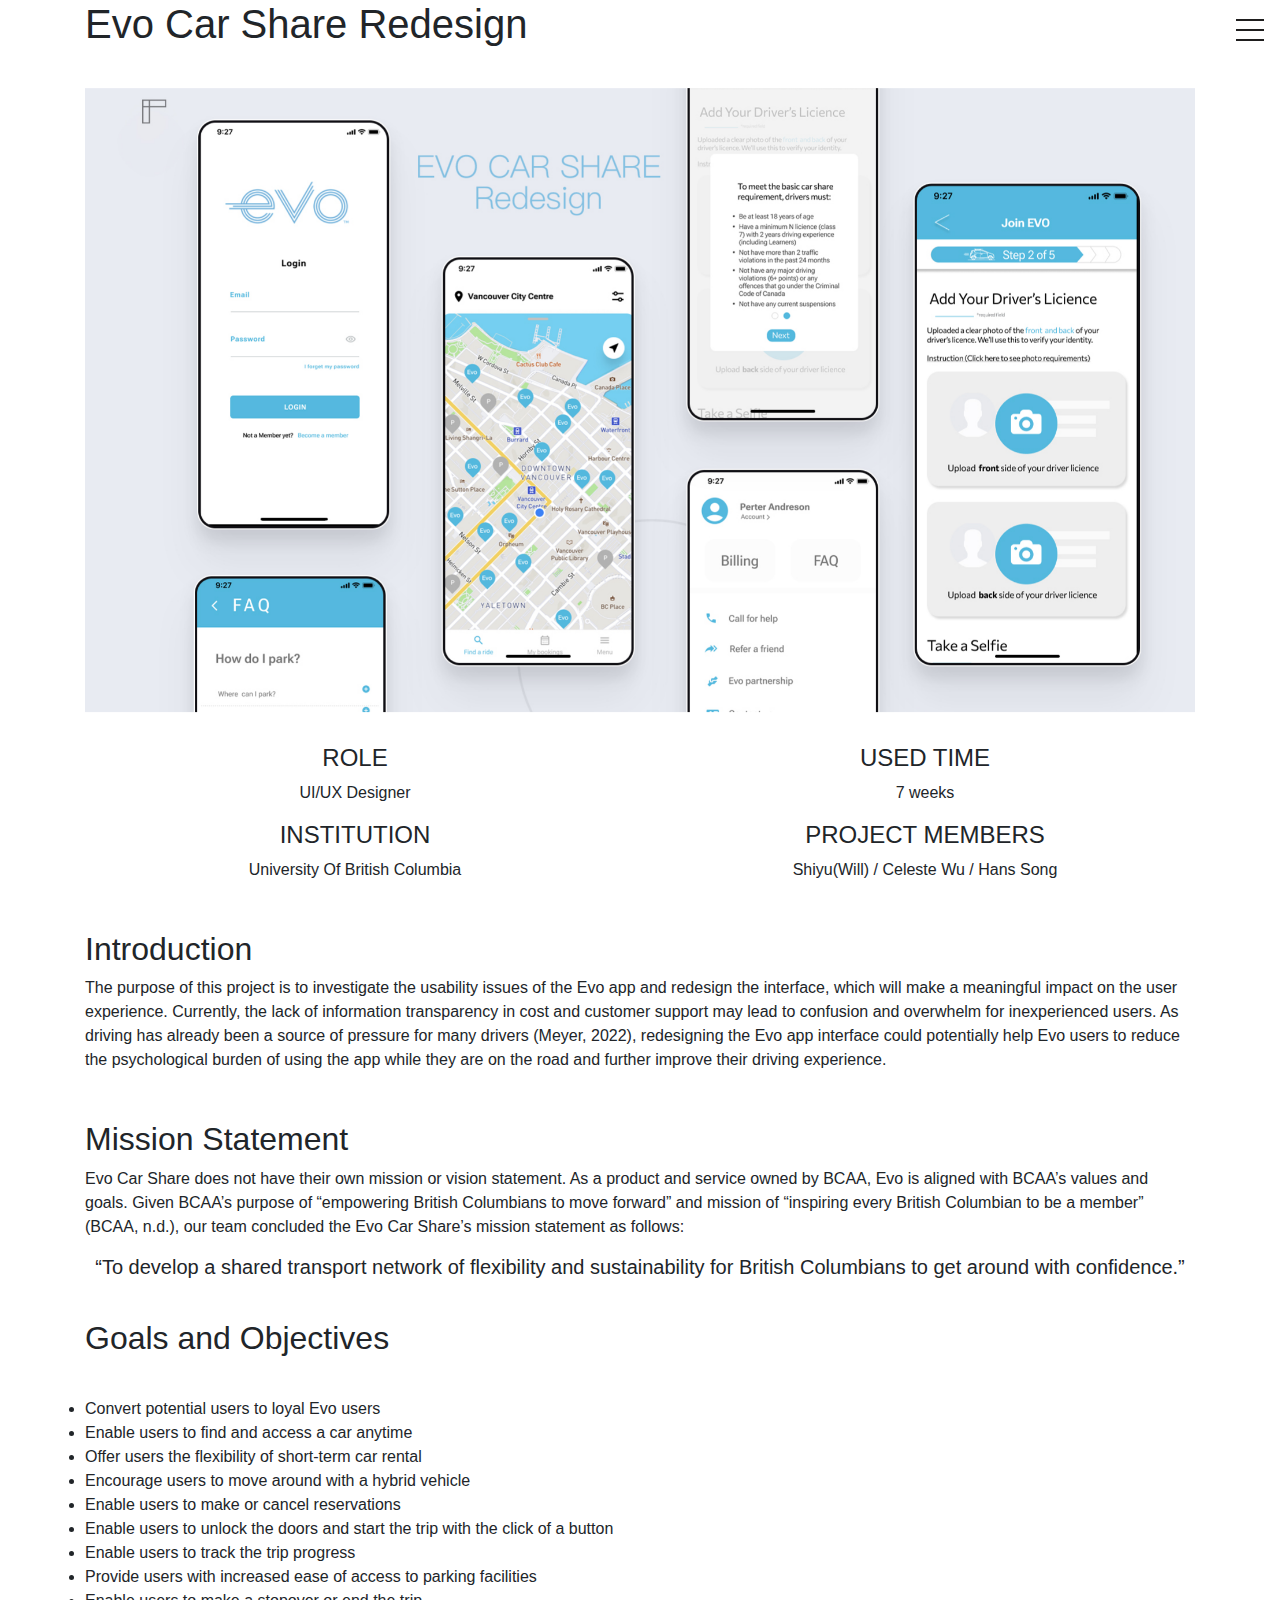
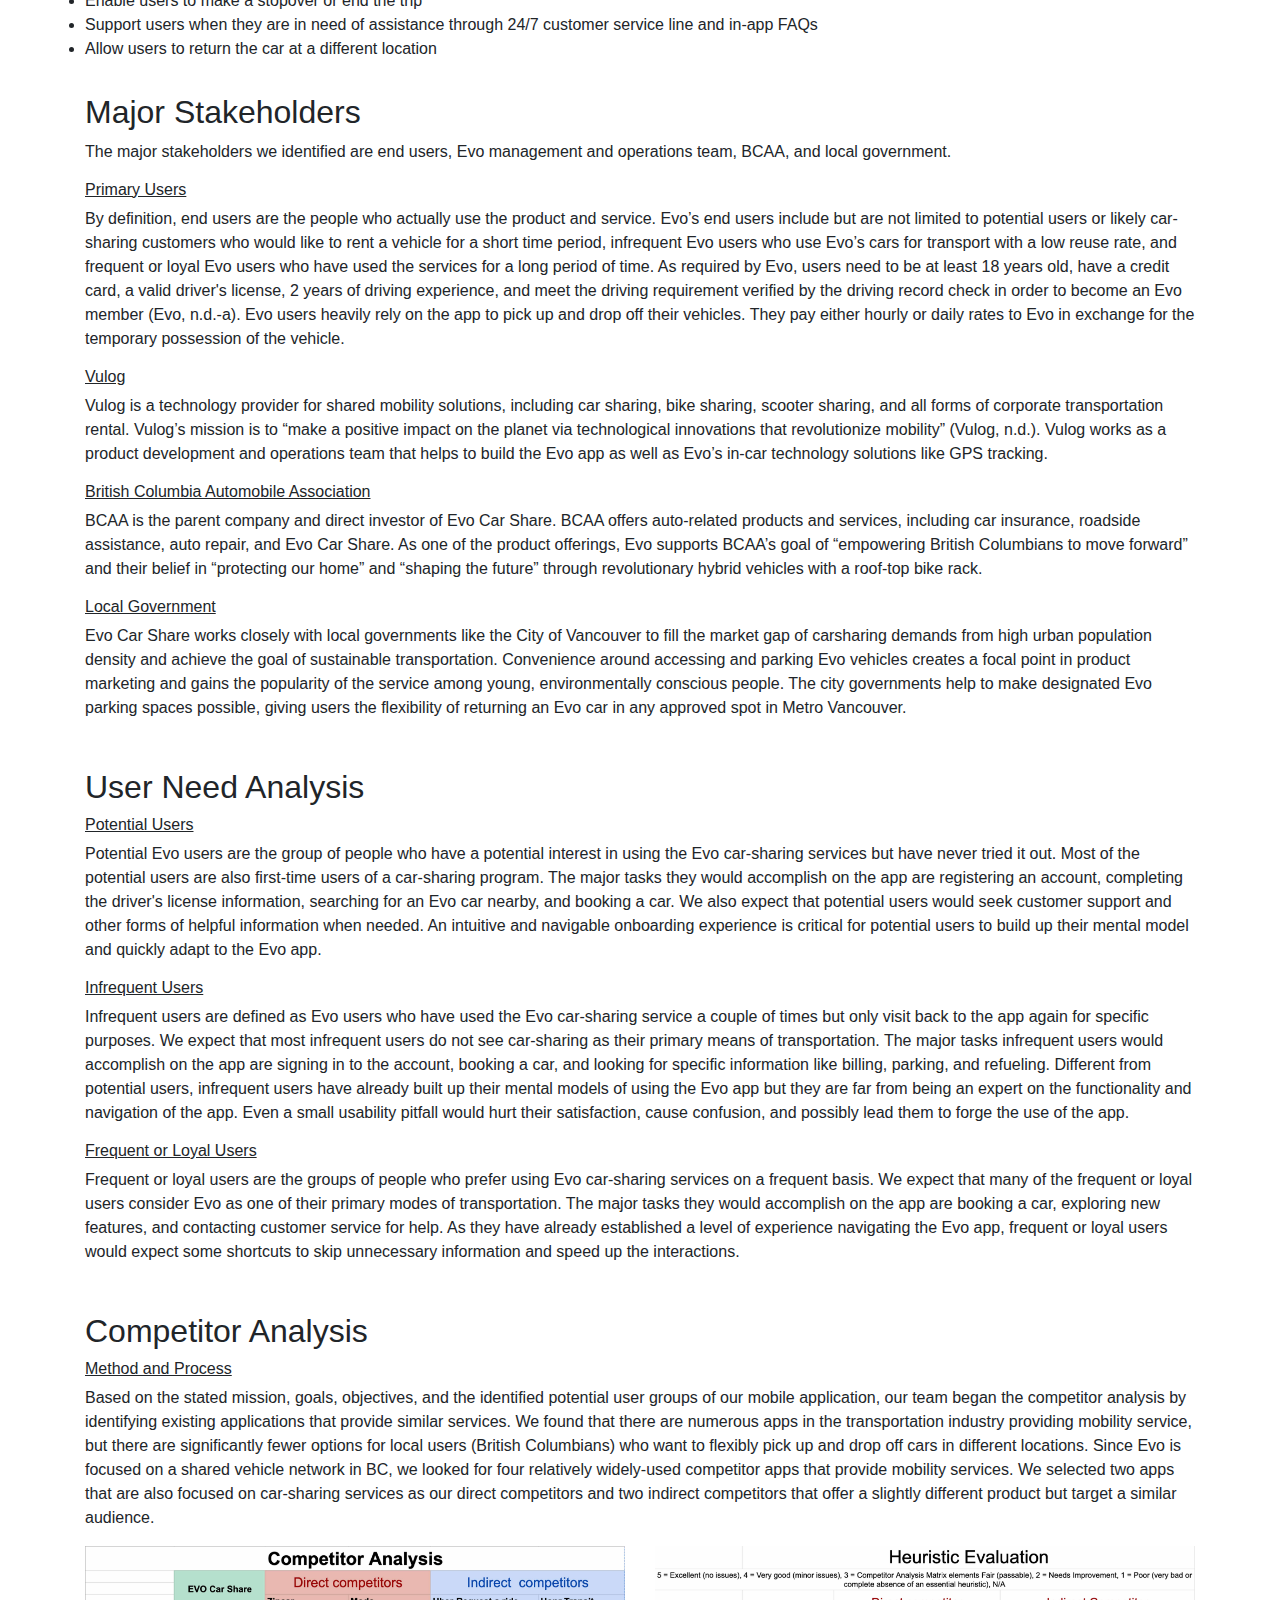
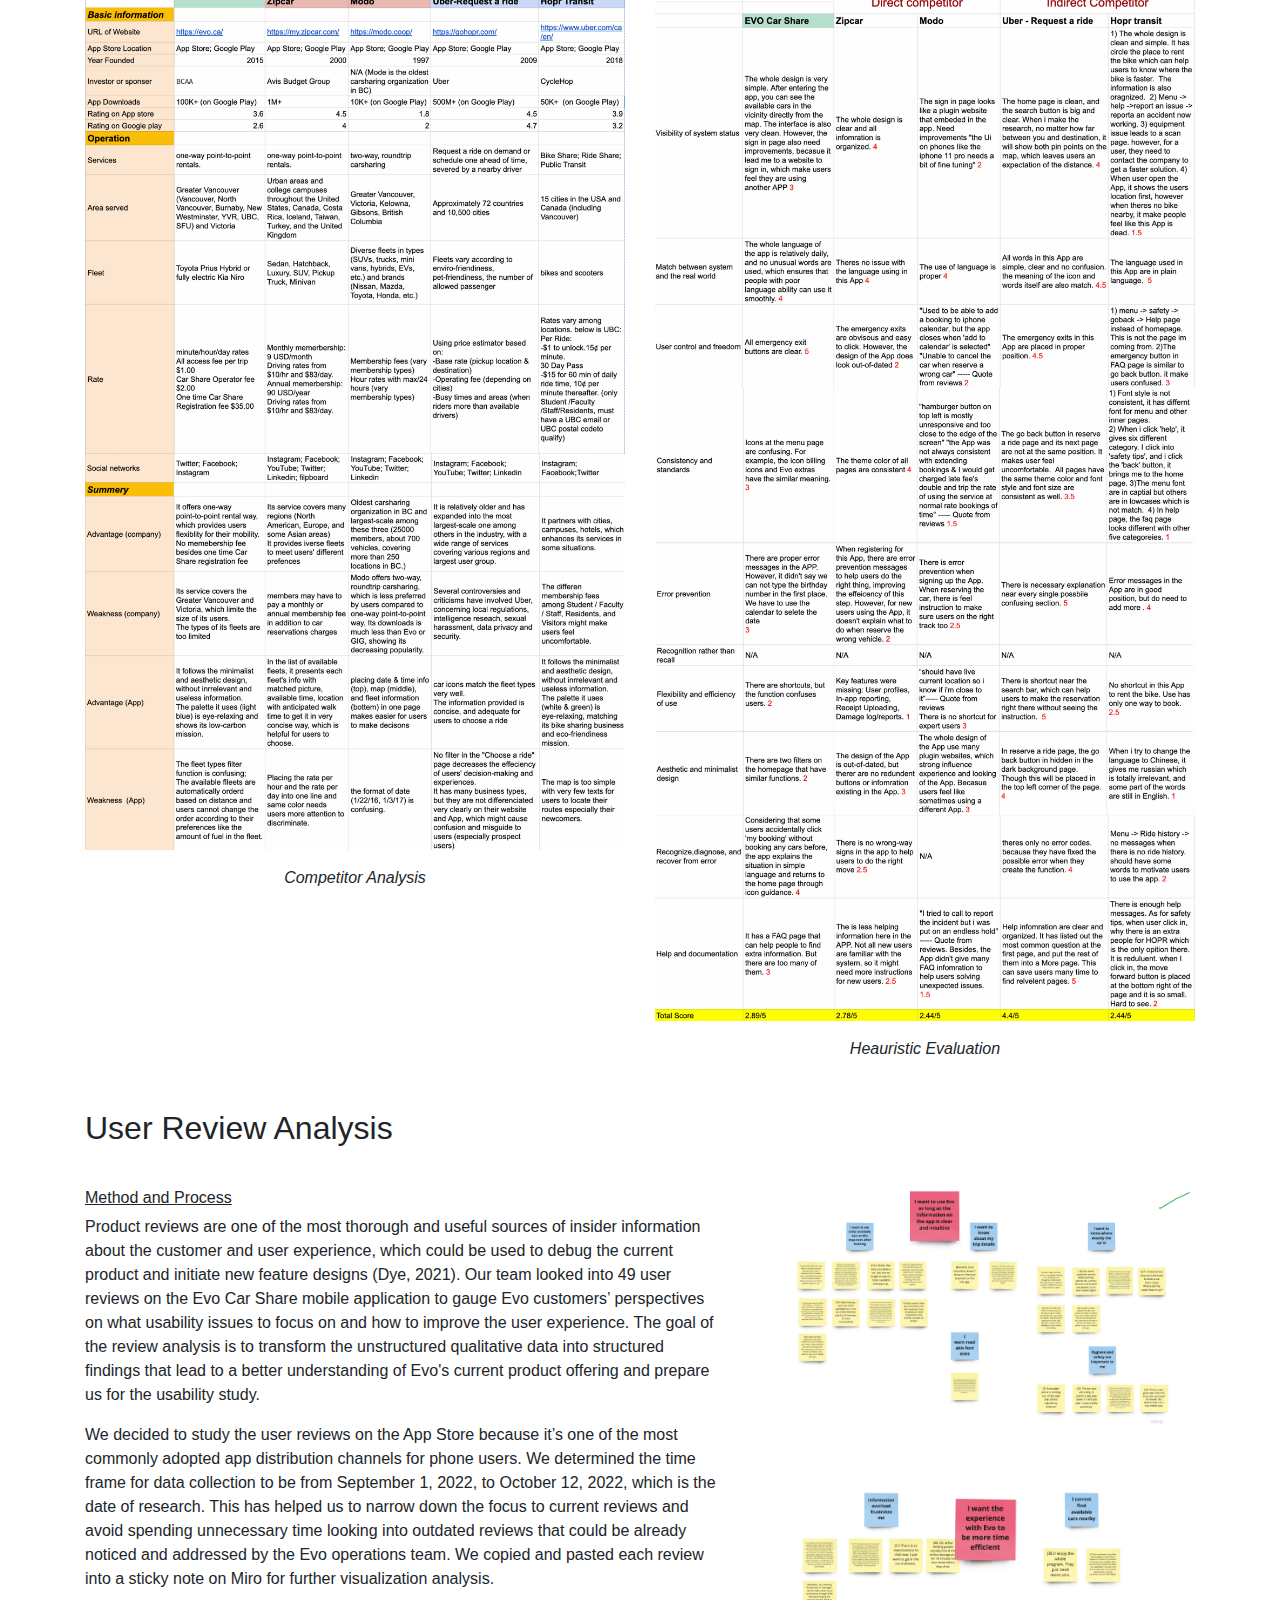
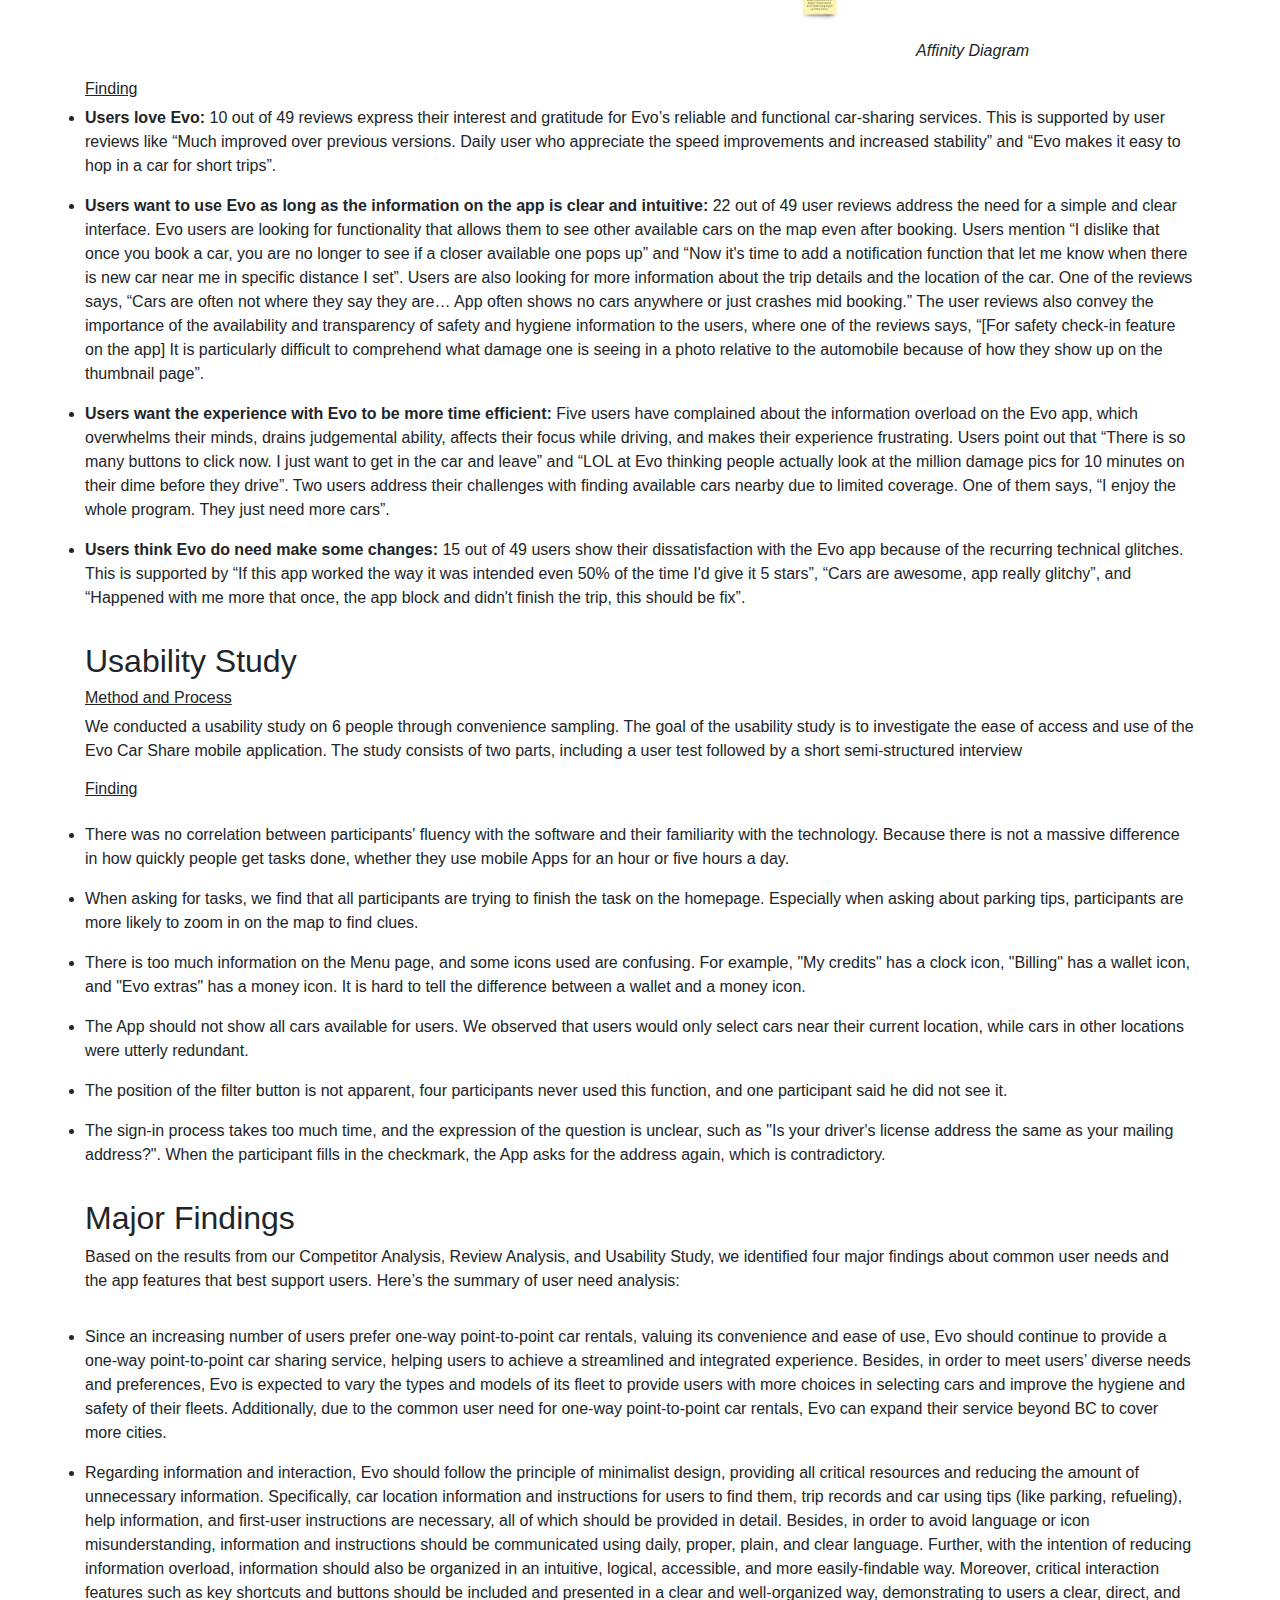
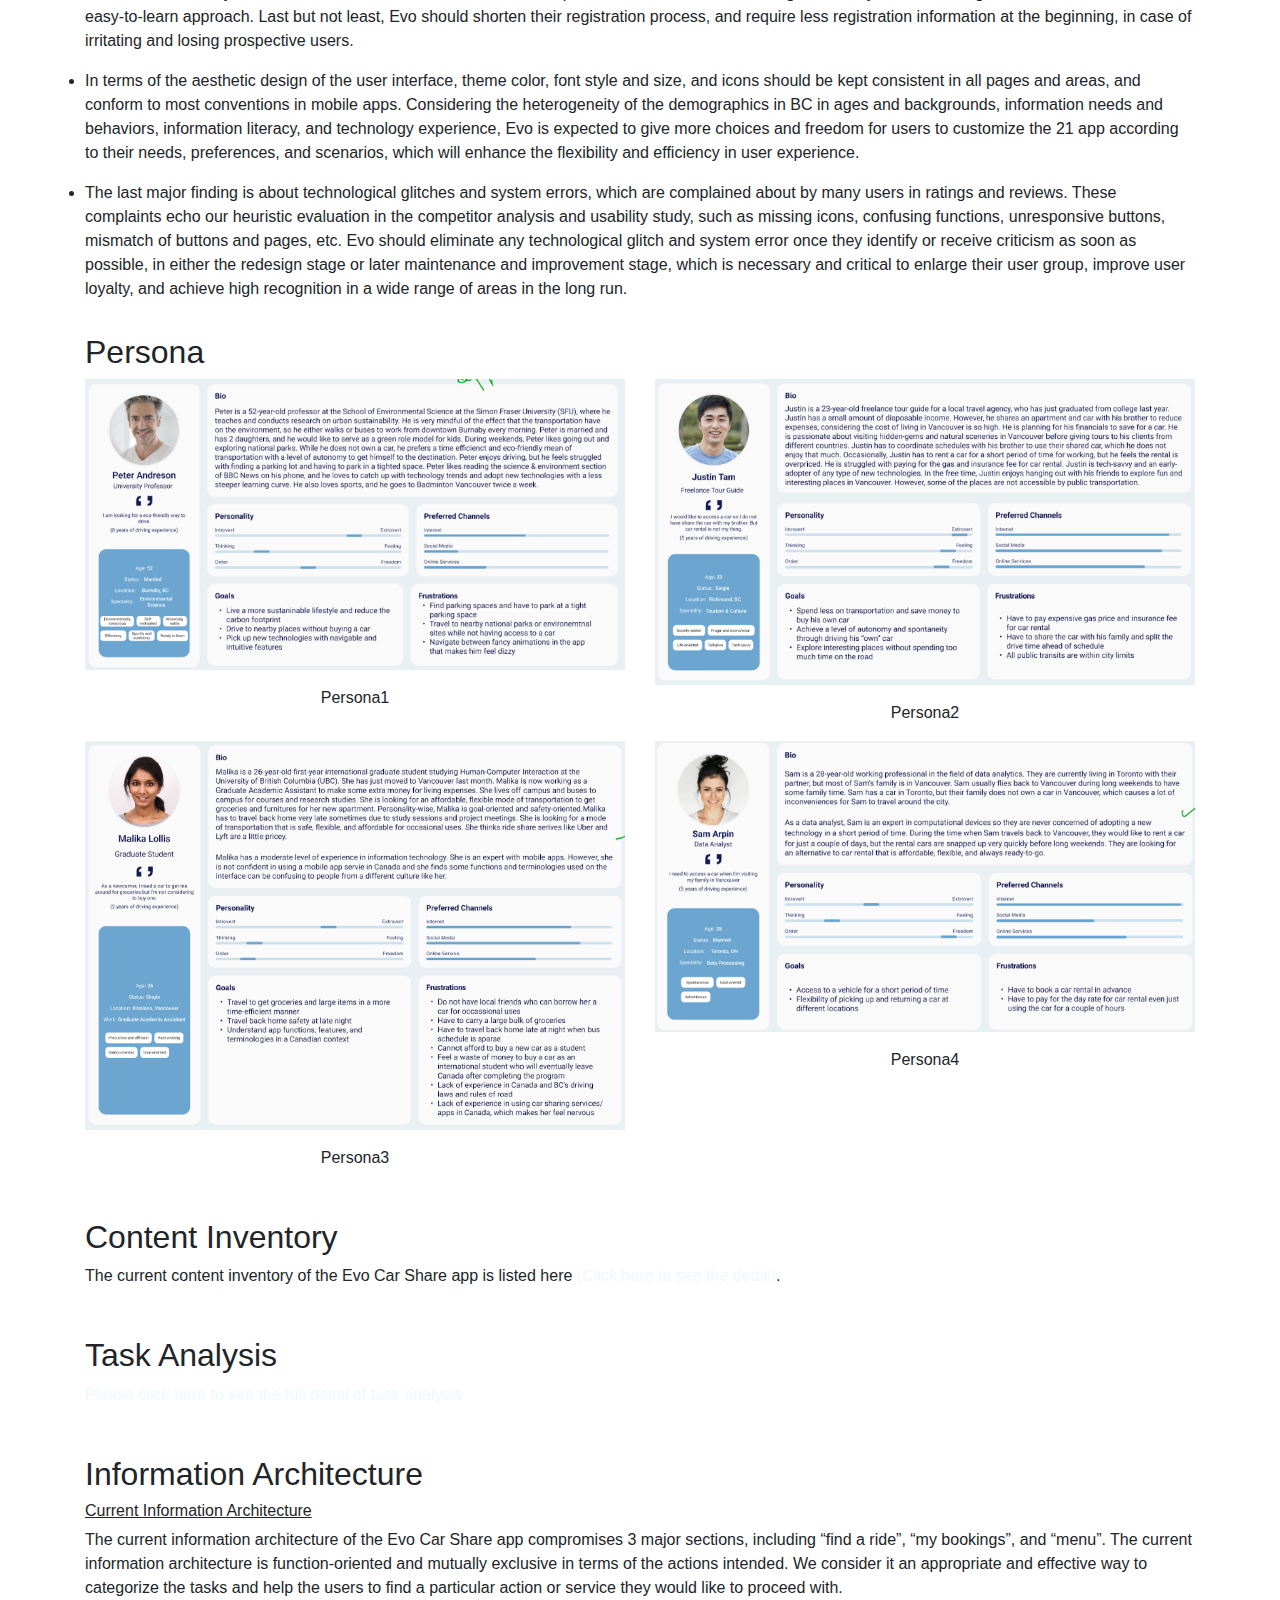
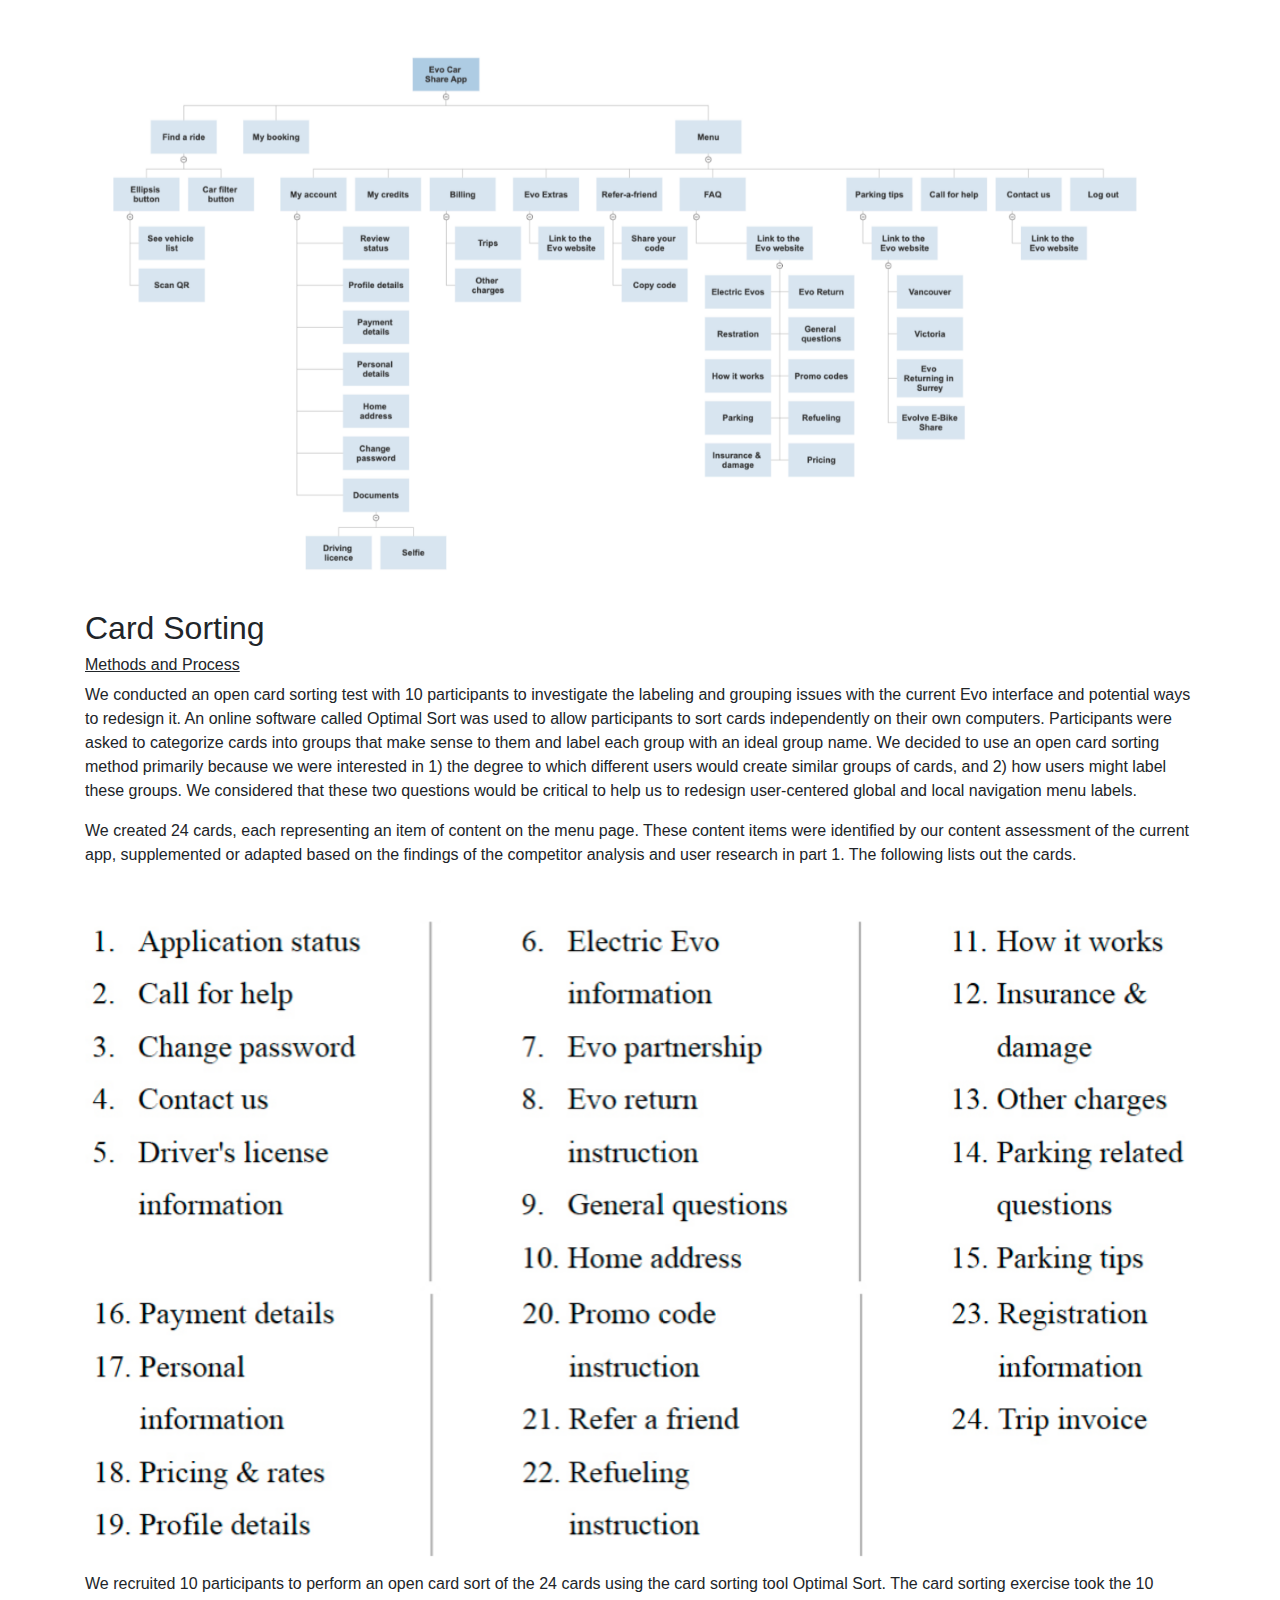
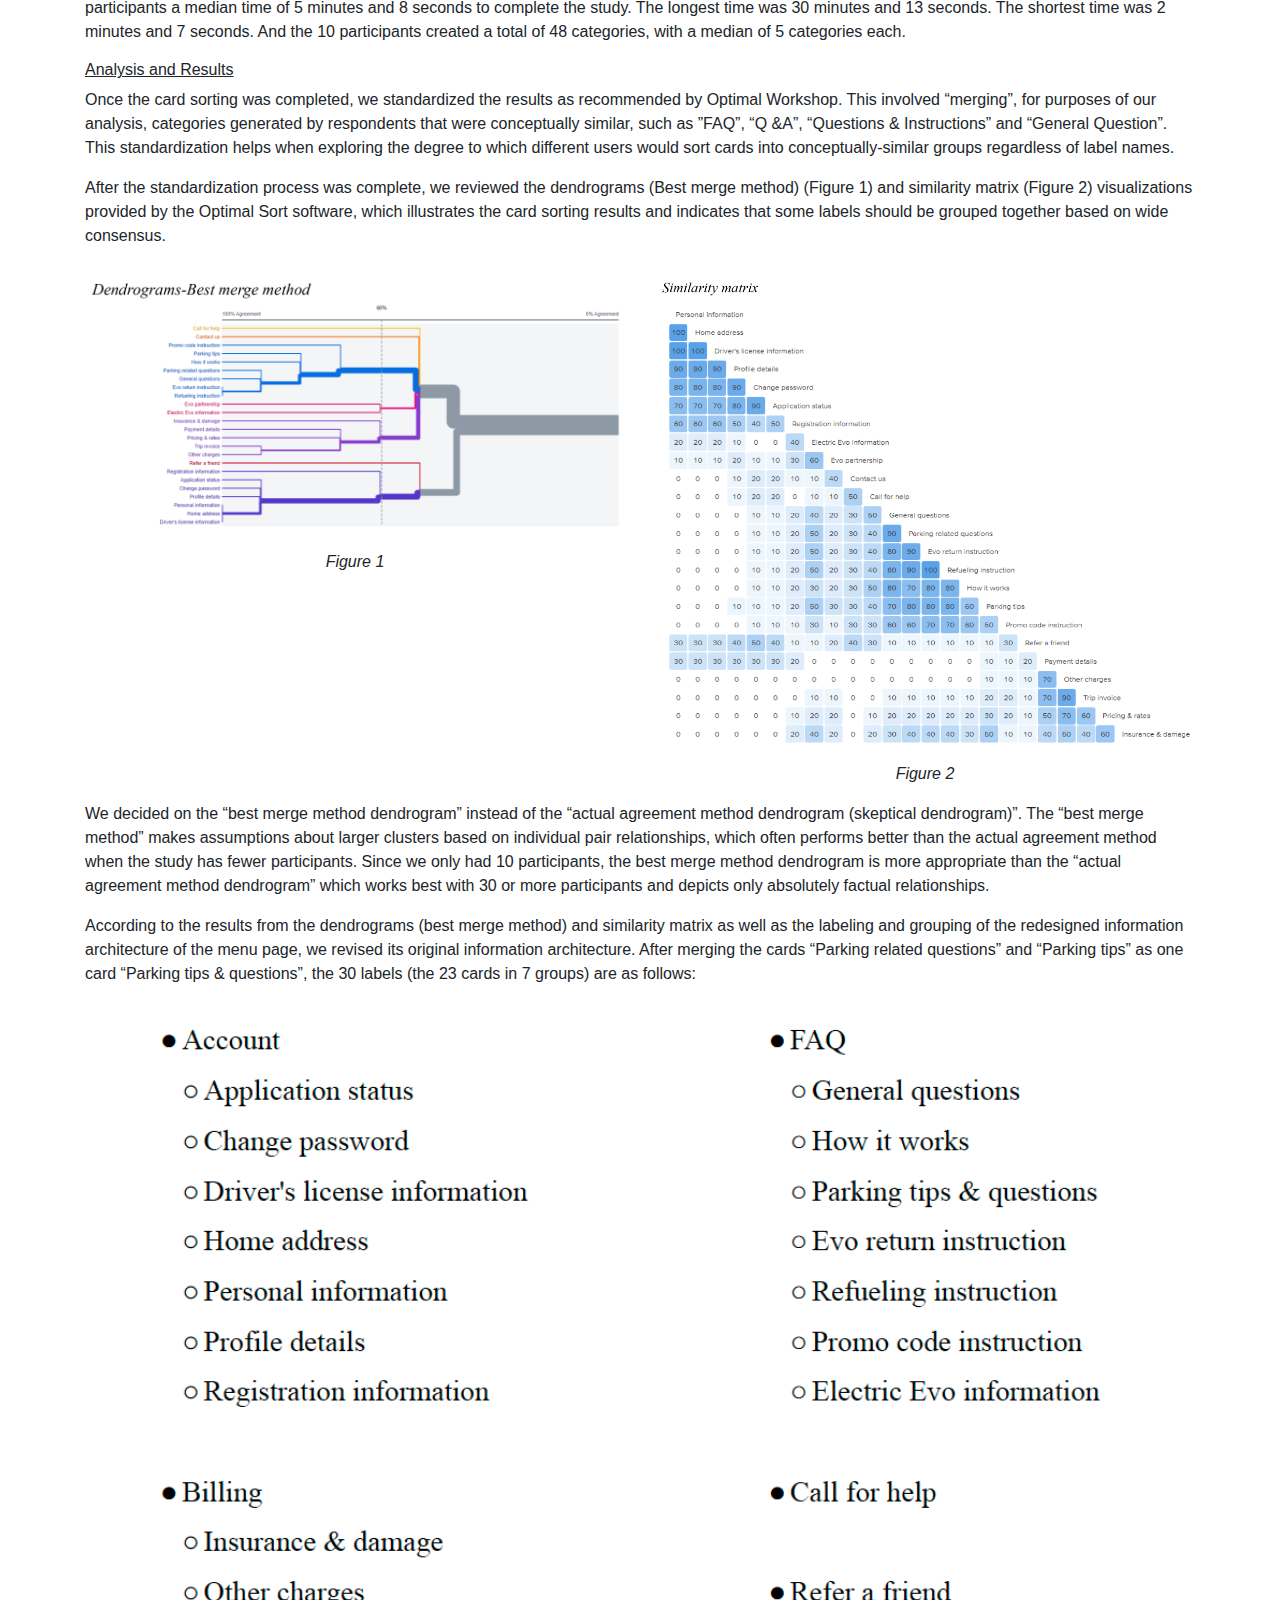
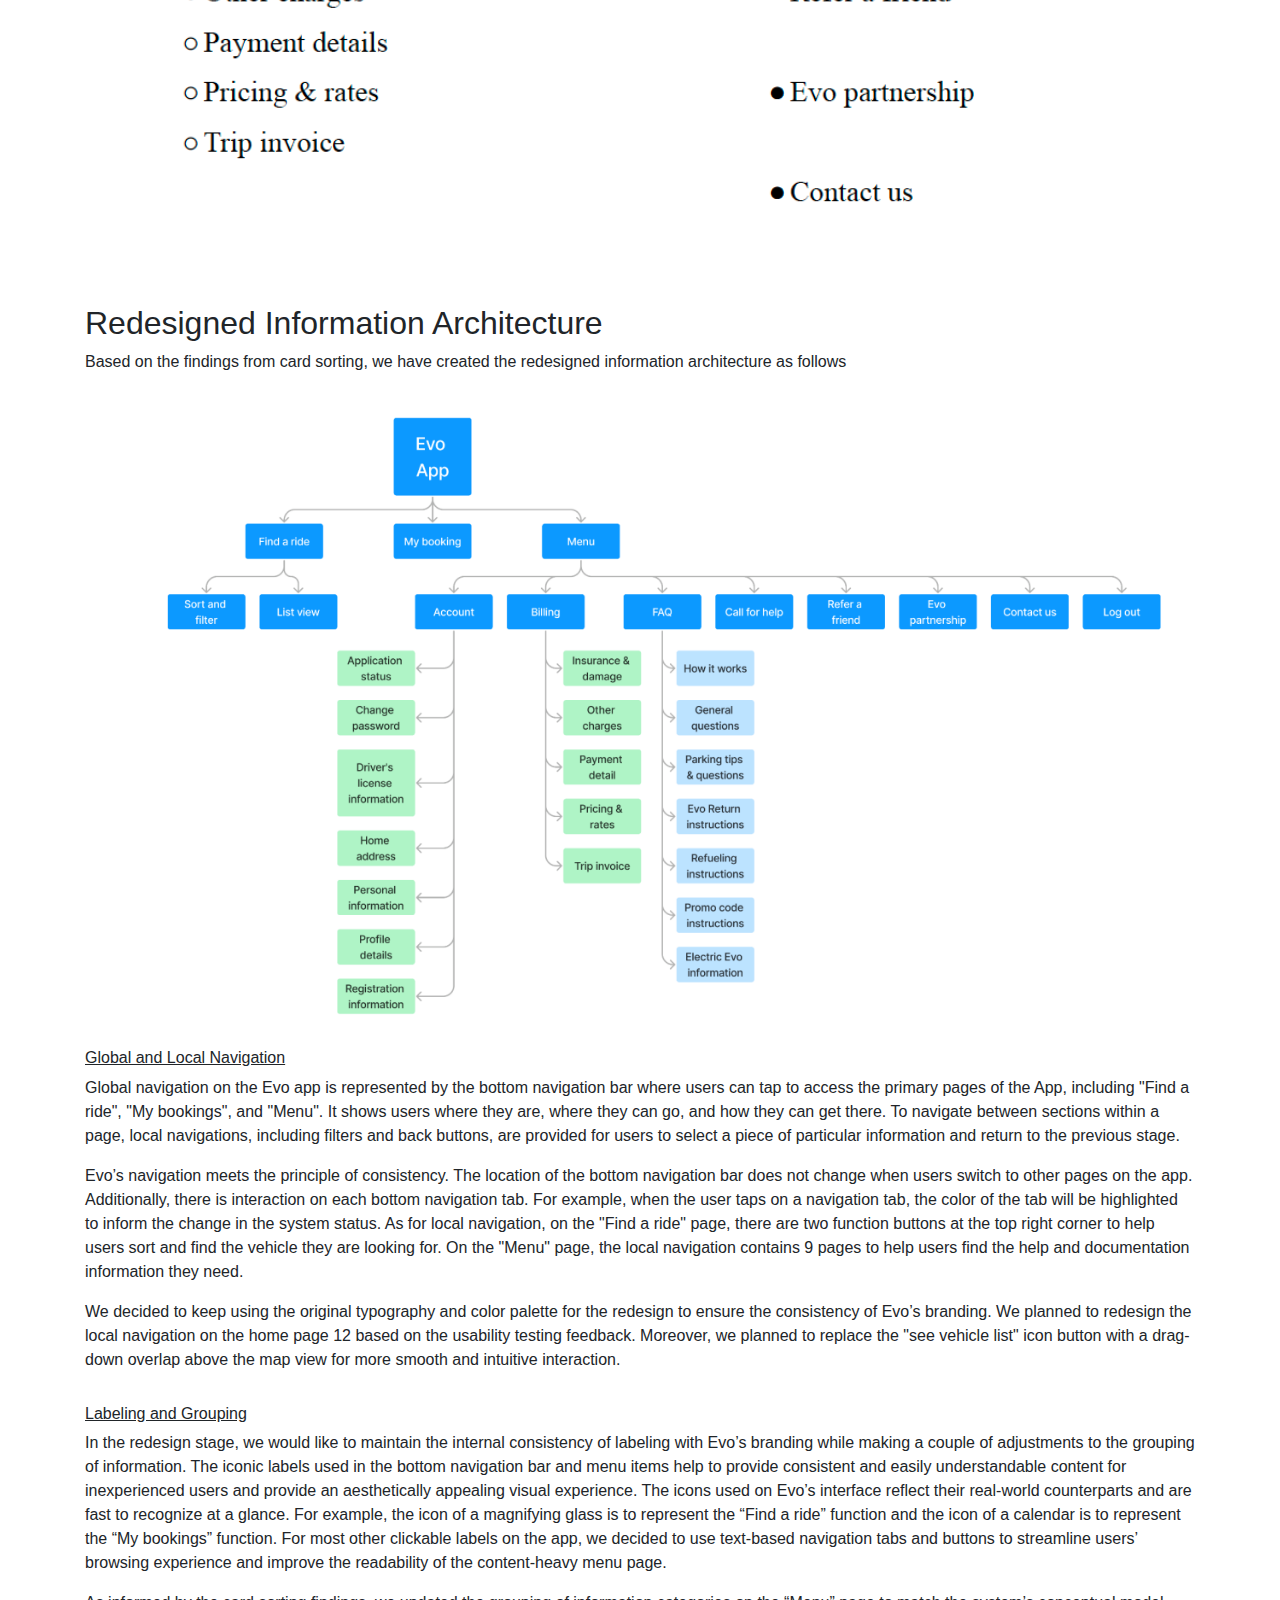
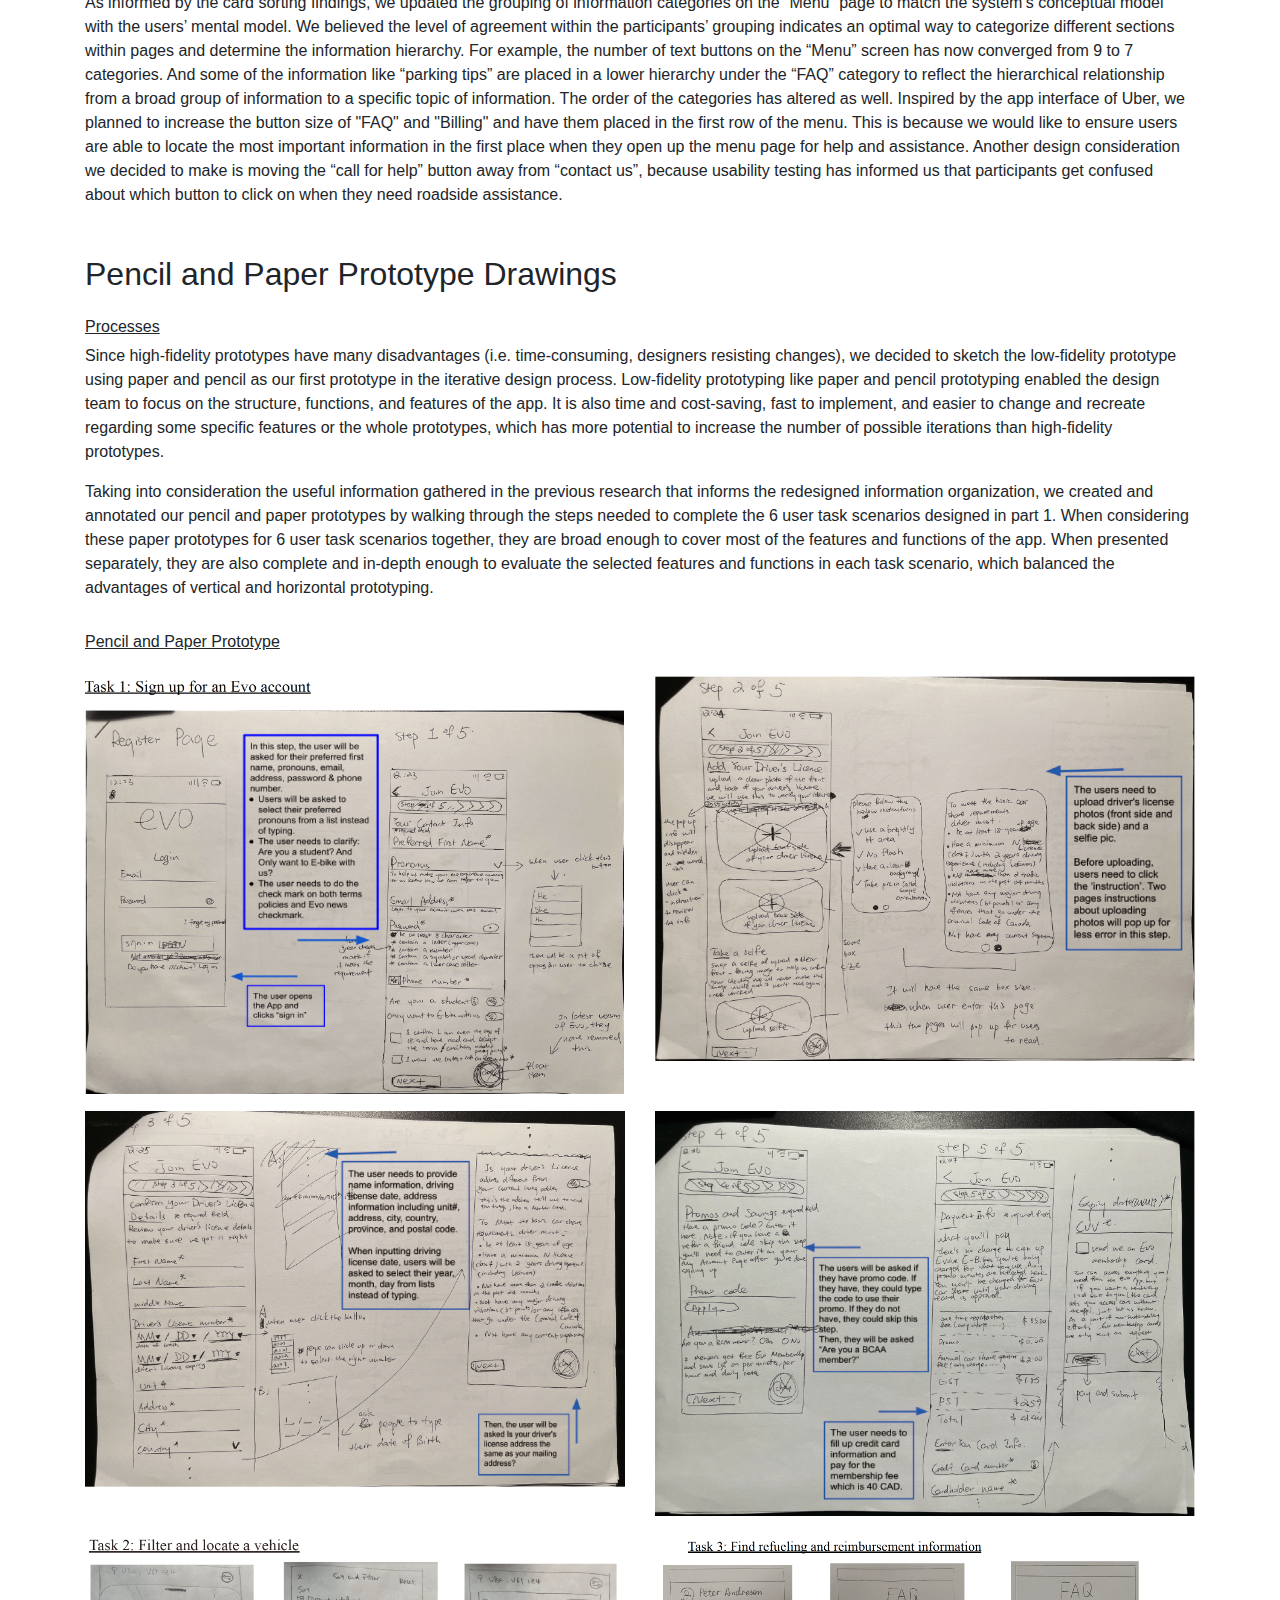
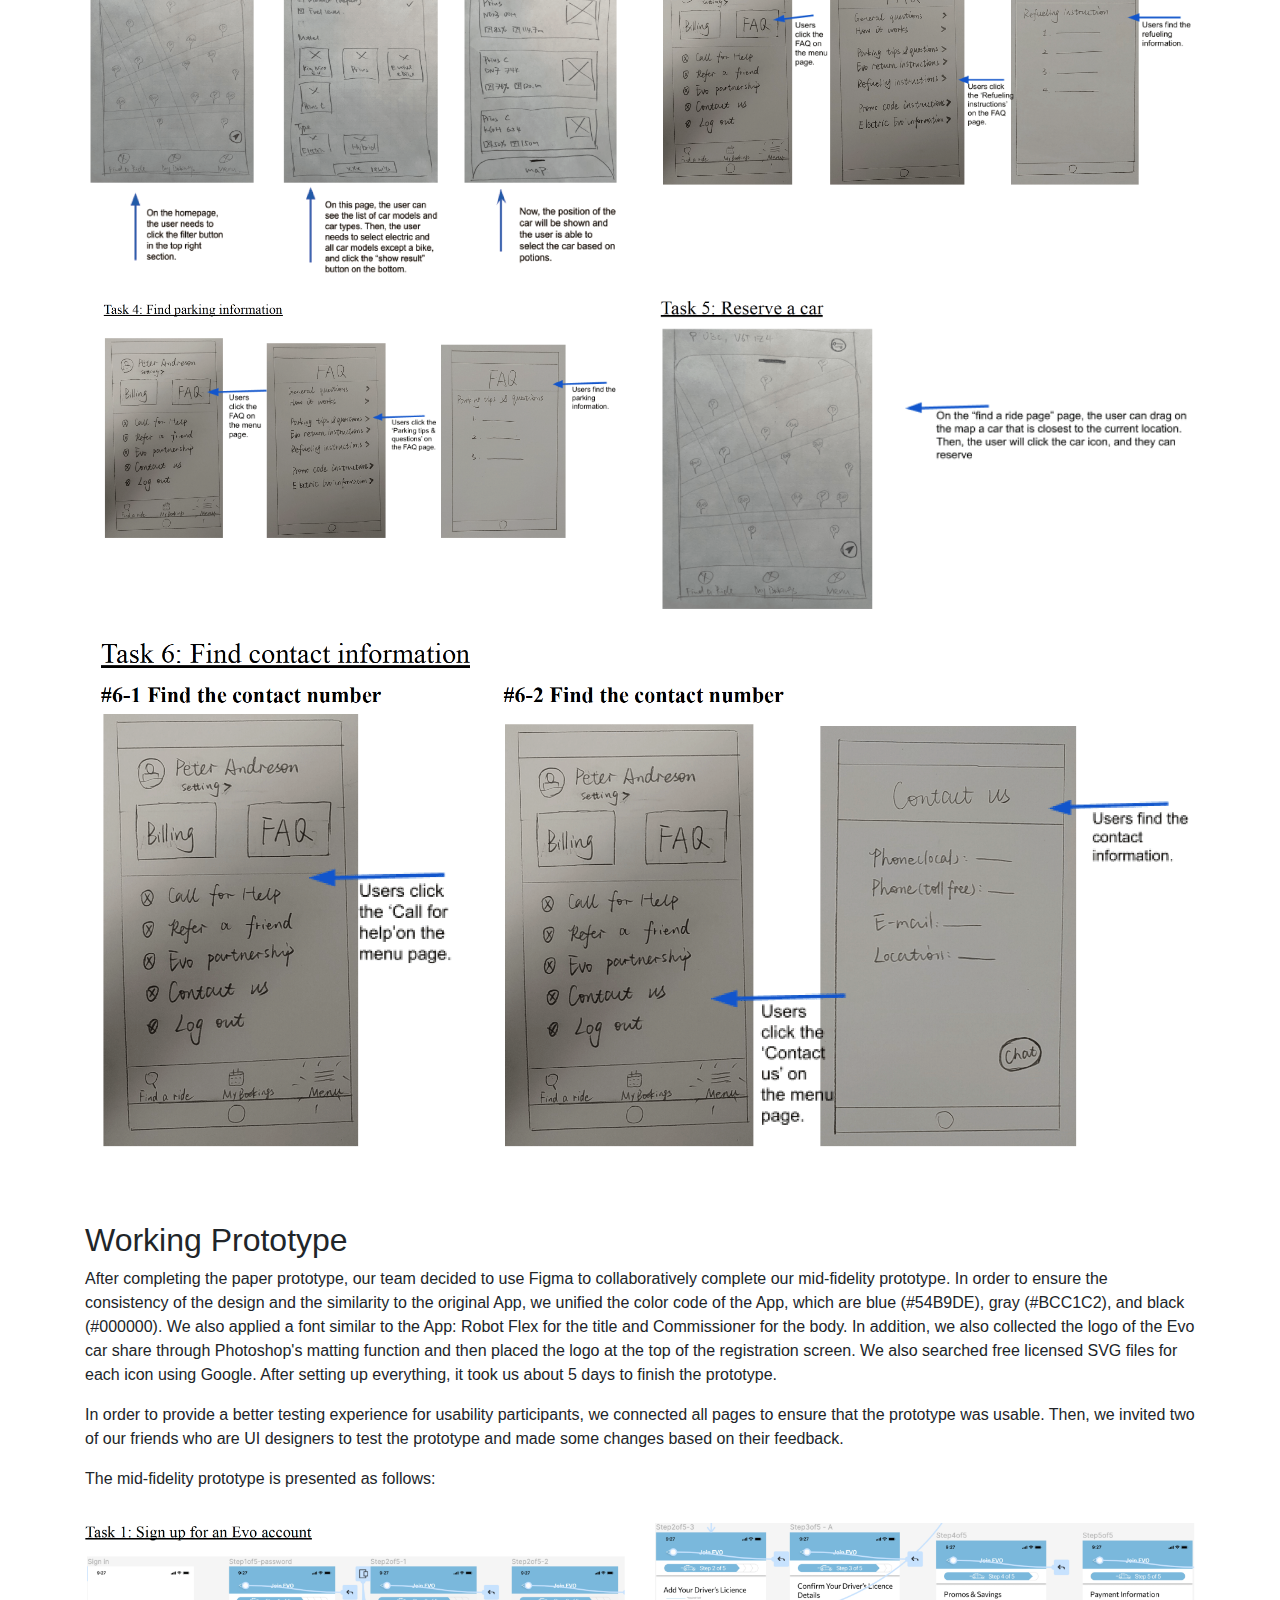
<file: version2/evocarshare.html>
<!doctype html>
<html lang="en" class="h-100">

<head>
    <meta charset="utf-8">
    <meta name="viewport" content="width=device-width, initial-scale=1" />
    <title>TRT_WILLZY</title>
    <link rel="icon" href="#" type="image/x-icon">

    <link href="https://fonts.googleapis.com/css2?family=Open+Sans&display=swap" rel="stylesheet">
    <link href="https://fonts.googleapis.com/icon?family=Material+Icons" rel="stylesheet">
    <link
        href="https://static2.format.com/static/theme_api/v1/hosted_fonts-eb726384a2140ff00e23f669c05ec8f0e6cdd3bebab581a38dbe829184a2aa4f.css"
        media="screen" rel="stylesheet" type="text/css">

    <!-- Bootstrap CSS -->
    <!-- see also: https://getbootstrap.com/docs/4.5/getting-started/download/ -->
    <link href="css/bootstrap.min.css" rel="stylesheet">


    <link rel="manifest" href="/docs/5.3/assets/img/favicons/manifest.json">

    <link rel="icon" href="/docs/5.3/assets/img/favicons/favicon.ico">
    <link href="https://fonts.googleapis.com/css2?family=Cookie&display=swap" rel="stylesheet">
    <!-- Custom styles -->
    <link href="css/styles.css" rel="stylesheet"> 
    
</head>
<header>
    
    <div class="menu-wrap bg-none">
        
        <input type="checkbox" class="toggler">
        <div class="hamburger">
            <div></div>
        </div>
        <div class="menu">
            <div>
                <div style="text-align: center;">
                    <ul style="font-weight: 200; font-size: 12px">
                        <li><a href="index.html">HOME</a></li>
                        <li><a href="About.html">ABOUT</a></li>
                        <li><a href="#">UX Design</a></li>
                        <li><a href="#">Photography</a></li>
                    </ul>
                </div>
            </div>
        </div>
    </div>
</header>

<body class="d-flex flex-column h-100">

    <!-- Insert Bootstrap Nav Bar here -->
    <!-- https://getbootstrap.com/docs/4.5/components/navbar/ -->

   
    <div class="container">
        <!-- Back to top button -->
       
        
        <!-- Explanation -->
        <h1 data-aos="fade-up" class="aos-init aos-animate">Evo Car Share Redesign</h1>
        <img data-aos="fade-up" class="image aos-init aos-animate" src="img/evocarshare/evocarshare.jpg"
            alt="Evocarshare" width="100%" height="auto" style="padding-top: 2rem;">
        <div data-aos="fade-up" class="row g-5 text-center aos-init aos-animate" style="padding-top: 2rem;">
            <div class="col-md-6">
                <h4>ROLE</h4>
                <p>UI/UX Designer</p>
            </div>
            <div class="col-md-6">
                <h4>USED TIME</h4>
                <p>7 weeks</p>
            </div>
            <div class="col-md-6">
                <h4>INSTITUTION</h4>
                <p>University Of British Columbia</p>
            </div>
            <div class="col-md-6">
                <h4>PROJECT MEMBERS</h4>
                <p>Shiyu(Will) / Celeste Wu / Hans Song</p>
            </div>

        </div>

        <h2 data-aos="fade-up" class="featurette-heading aos-init" style="padding-top: 2rem;">Introduction</h2>
        <p>The purpose of this project is to investigate the
            usability issues of the Evo app and redesign the interface, which will make a meaningful impact
            on the user experience. Currently, the lack of information transparency in cost and customer
            support may lead to confusion and overwhelm for inexperienced users. As driving has already
            been a source of pressure for many drivers (Meyer, 2022), redesigning the Evo app interface
            could potentially help Evo users to reduce the psychological burden of using the app while they
            are on the road and further improve their driving experience.</p>
        <h2 data-aos="fade-up" class="featurette-heading aos-init" style="padding-top: 2rem;">Mission Statement</h2>
        <p data-aos="fade-up" class="aos-init">Evo Car Share does not have their own mission or vision statement. As a
            product and service
            owned by BCAA, Evo is aligned with BCAA’s values and goals. Given BCAA’s purpose of
            “empowering British Columbians to move forward” and mission of “inspiring every British
            Columbian to be a member” (BCAA, n.d.), our team concluded the Evo Car Share’s mission
            statement as follows:</p>
        <h5 data-aos="fade-up" style="text-align: center" class="aos-init">“To develop a shared transport network of
            flexibility and sustainability for British
            Columbians to get around with confidence.”</h5>
        <h2 data-aos="fade-up" class="featurette-heading aos-init" style="padding-top: 2rem;">Goals and Objectives</h2>

        <div data-aos="fade-up" style="padding-top: 2rem;" class="aos-init">
            <li>Convert potential users to loyal Evo users</li>
            <li>Enable users to find and access a car anytime</li>
            <li>Offer users the flexibility of short-term car rental</li>
            <li>Encourage users to move around with a hybrid vehicle</li>
            <li>Enable users to make or cancel reservations</li>
            <li>Enable users to unlock the doors and start the trip with the click of a button</li>
            <li>Enable users to track the trip progress</li>
            <li>Provide users with increased ease of access to parking facilities</li>
            <li>Enable users to make a stopover or end the trip</li>
            <li>Support users when they are in need of assistance through 24/7 customer service line and
                in-app FAQs</li>
            <li>Allow users to return the car at a different location</li>
        </div>
        <h2 data-aos="fade-up" class="featurette-heading aos-init" style="padding-top: 2rem;">Major Stakeholders</h2>
        <p data-aos="fade-up" class="aos-init"> The major stakeholders we identified are end users, Evo management and
            operations team,
            BCAA, and local government.</p>
        <div data-aos="fade-up" class="aos-init">
            <h6 style="text-decoration: underline;">Primary Users</h6>
            <p data-aos="fade-up" class="aos-init">By definition, end users are the people who actually use the product
                and service. Evo’s end users
                include but are not limited to potential users or likely car-sharing customers who would like to
                rent a vehicle for a short time period, infrequent Evo users who use Evo’s cars for transport with
                a low reuse rate, and frequent or loyal Evo users who have used the services for a long period of
                time. As required by Evo, users need to be at least 18 years old, have a credit card, a valid
                driver's license, 2 years of driving experience, and meet the driving requirement verified by the
                driving record check in order to become an Evo member (Evo, n.d.-a). Evo users heavily rely on
                the app to pick up and drop off their vehicles. They pay either hourly or daily rates to Evo in
                exchange for the temporary possession of the vehicle.</p>
        </div>
        <div data-aos="fade-up" class="aos-init">
            <h6 style="text-decoration: underline;">Vulog</h6>
            <p data-aos="fade-up" class="aos-init">Vulog is a technology provider for shared mobility solutions,
                including car sharing, bike sharing,
                scooter sharing, and all forms of corporate transportation rental. Vulog’s mission is to “make a
                positive impact on the planet via technological innovations that revolutionize mobility” (Vulog,
                n.d.). Vulog works as a product development and operations team that helps to build the Evo app
                as well as Evo’s in-car technology solutions like GPS tracking.</p>
        </div>
        <div data-aos="fade-up" class="aos-init">
            <h6 style="text-decoration: underline;">British Columbia Automobile Association</h6>
            <p data-aos="fade-up" class="aos-init">BCAA is the parent company and direct investor of Evo Car Share. BCAA
                offers auto-related
                products and services, including car insurance, roadside assistance, auto repair, and Evo Car
                Share. As one of the product offerings, Evo supports BCAA’s goal of “empowering British
                Columbians to move forward” and their belief in “protecting our home” and “shaping the future”
                through revolutionary hybrid vehicles with a roof-top bike rack.</p>
        </div>
        <div data-aos="fade-up" class="aos-init">
            <h6 style="text-decoration: underline;">Local Government</h6>
            <p data-aos="fade-up" class="aos-init">Evo Car Share works closely with local governments like the City of
                Vancouver to fill the market
                gap of carsharing demands from high urban population density and achieve the goal of
                sustainable transportation. Convenience around accessing and parking Evo vehicles creates a
                focal point in product marketing and gains the popularity of the service among young,
                environmentally conscious people. The city governments help to make designated Evo parking
                spaces possible, giving users the flexibility of returning an Evo car in any approved spot in
                Metro Vancouver.</p>
        </div>
        <h2 data-aos="fade-up" class="featurette-heading aos-init" style="padding-top: 2rem;">User Need Analysis</h2>
        <div data-aos="fade-up" class="aos-init">
            <h6 style="text-decoration: underline;">Potential Users</h6>
            <p data-aos="fade-up" class="aos-init">Potential Evo users are the group of people who have a potential
                interest in using the Evo
                car-sharing services but have never tried it out. Most of the potential users are also first-time
                users of a car-sharing program. The major tasks they would accomplish on the app are
                registering an account, completing the driver's license information, searching for an Evo car
                nearby, and booking a car. We also expect that potential users would seek customer support and
                other forms of helpful information when needed. An intuitive and navigable onboarding
                experience is critical for potential users to build up their mental model and quickly adapt to the
                Evo app.</p>
        </div>
        <div data-aos="fade-up" class="aos-init">
            <h6 style="text-decoration: underline;">Infrequent Users</h6>
            <p data-aos="fade-up" class="aos-init">Infrequent users are defined as Evo users who have used the Evo
                car-sharing service a couple of
                times but only visit back to the app again for specific purposes. We expect that most infrequent
                users do not see car-sharing as their primary means of transportation. The major tasks infrequent
                users would accomplish on the app are signing in to the account, booking a car, and looking for
                specific information like billing, parking, and refueling. Different from potential users,
                infrequent users have already built up their mental models of using the Evo app but they are far
                from being an expert on the functionality and navigation of the app. Even a small usability pitfall
                would hurt their satisfaction, cause confusion, and possibly lead them to forge the use of the app.</p>
        </div>
        <div data-aos="fade-up" class="aos-init">
            <h6 style="text-decoration: underline;">Frequent or Loyal Users</h6>
            <p data-aos="fade-up" class="aos-init">Frequent or loyal users are the groups of people who prefer using Evo
                car-sharing services on a
                frequent basis. We expect that many of the frequent or loyal users consider Evo as one of their
                primary modes of transportation. The major tasks they would accomplish on the app are booking
                a car, exploring new features, and contacting customer service for help. As they have already
                established a level of experience navigating the Evo app, frequent or loyal users would expect
                some shortcuts to skip unnecessary information and speed up the interactions.</p>
        </div>
        <div data-aos="fade-up" class="aos-init">
            <h2 data-aos="fade-up" class="featurette-heading aos-init" style="padding-top: 2rem;">Competitor Analysis
            </h2>
            <h6 style="text-decoration: underline;">Method and Process</h6>
            <p data-aos="fade-up" class="aos-init">Based on the stated mission, goals, objectives, and the identified
                potential user groups of our
                mobile application, our team began the competitor analysis by identifying existing
                applications that provide similar services. We found that there are numerous apps in the
                transportation industry providing mobility service, but there are significantly fewer options for
                local users (British Columbians) who want to flexibly pick up and drop off cars in different
                locations. Since Evo is focused on a shared vehicle network in BC, we looked for four relatively
                widely-used competitor apps that provide mobility services. We selected two apps that are also
                focused on car-sharing services as our direct competitors and two indirect competitors that offer
                a slightly different product but target a similar audience.</p>
        </div>
        <div class="row row-cols-1 row-cols-sm-2">
            <div data-aos="fade-up" class="col-md-6 aos-init">

                <a href="https://docs.google.com/spreadsheets/d/1Y5aGycga8MweDJvGpsAzHQSb5JprdtW0PJ0464wfbeo/edit?usp=share_link"
                    target="_blank"><img class="image2" src="img/evocarshare/competitor_analysis.jpg"
                        alt="competitor_analysis" width="100%" height="auto"></a>
                <p class="text-center" style="padding-top: 1rem;"><i>Competitor Analysis</i></p>
            </div>
            <div data-aos="fade-up" class="col-md-6 aos-init">
                <div>
                    <a href="https://docs.google.com/spreadsheets/d/1Y5aGycga8MweDJvGpsAzHQSb5JprdtW0PJ0464wfbeo/edit?usp=share_link"
                        target="_blank"><img class="image2" src="img/evocarshare/heuristic_evaluation.jpg"
                            alt="heuristic_evaluation" width="100%" height="auto"></a>
                    <p class="text-center" style="padding-top: 1rem;"><i>Heauristic Evaluation</i></p>


                </div>
            </div>
        </div>

        <div data-aos="fade-up" class="aos-init">
            <h2 class="featurette-heading" style="padding-top: 2rem;">User Review Analysis</h2>

            <div data-aos="fade-up" class="row featurette aos-init" style="padding-top: 2rem;">
                <div class="col-md-7">
                    <h6 style="text-decoration: underline;">Method and Process</h6>
                    <p>Product reviews are one of the most thorough and useful sources of insider information about the
                        customer and user experience, which could be used to debug the current product and initiate new
                        feature designs (Dye, 2021). Our team looked into 49 user reviews on the Evo Car Share mobile
                        application to gauge Evo customers’ perspectives on what usability issues to focus on and how to
                        improve the user experience. The goal of the review analysis is to transform the unstructured
                        qualitative data into structured findings that lead to a better understanding of Evo's current
                        product offering and prepare us for the usability study.</p>
                    <p>We decided to study the user reviews on the App Store because it’s one of the most commonly
                        adopted app distribution channels for phone users. We determined the time frame for data
                        collection to be from September 1, 2022, to October 12, 2022, which is the date of research.
                        This
                        has helped us to narrow down the focus to current reviews and avoid spending unnecessary time
                        looking into outdated reviews that could be already noticed and addressed by the Evo operations
                        team. We copied and pasted each review into a sticky note on Miro for further visualization
                        analysis.</p>
                </div>
                <div class="col-md-5">
                    <a href="https://miro.com/welcomeonboard/ZUNZdXN0Q3FxSHZGMHFrNTk5bkVvQ2FCc2lNa3Q4Z1
dDN2plWVllQWVZWEtCMWc5SDVRTml5SWxiQ1ZhajhyRXwzNDU4NzY0NTM1OTk1MjI
0ODUxfDI=?share_link_id=991930329026" target="_blank"><img src="img/evocarshare/affinity diagram.png" width="100%"
                            height="auto"></a>
                    <p class="text-center" style="padding-top: 1rem;"><i>Affinity Diagram</i></p>

                </div>

            </div>
            <div data-aos="fade-up" class="aos-init">
                <h6 style="text-decoration: underline;">Finding</h6>
                <li><b>Users love Evo:</b> 10 out of 49 reviews express their interest and gratitude for Evo’s
                    reliable and functional car-sharing services. This is supported by user reviews like “Much
                    improved over previous versions. Daily user who appreciate the speed improvements and
                    increased stability” and “Evo makes it easy to hop in a car for short trips”.</li>
                <li style="padding-top: 1rem;"><b>Users want to use Evo as long as the information on the app is clear
                        and intuitive:</b> 22
                    out of 49 user reviews address the need for a simple and clear interface. Evo users are
                    looking for functionality that allows them to see other available cars on the map even
                    after booking. Users mention “I dislike that once you book a car, you are no longer to see
                    if a closer available one pops up” and “Now it's time to add a notification function that let
                    me know when there is new car near me in specific distance I set”. Users are also looking
                    for more information about the trip details and the location of the car. One of the reviews
                    says, “Cars are often not where they say they are… App often shows no cars anywhere or
                    just crashes mid booking.” The user reviews also convey the importance of the
                    availability and transparency of safety and hygiene information to the users, where one of
                    the reviews says, “[For safety check-in feature on the app] It is particularly difficult to
                    comprehend what damage one is seeing in a photo relative to the automobile because of
                    how they show up on the thumbnail page”.</li>
                <li style="padding-top: 1rem;"><b>Users want the experience with Evo to be more time efficient:</b> Five
                    users have
                    complained about the information overload on the Evo app, which overwhelms their
                    minds, drains judgemental ability, affects their focus while driving, and makes their
                    experience frustrating. Users point out that “There is so many buttons to click now. I just
                    want to get in the car and leave” and “LOL at Evo thinking people actually look at the
                    million damage pics for 10 minutes on their dime before they drive”. Two users address
                    their challenges with finding available cars nearby due to limited coverage. One of them
                    says, “I enjoy the whole program. They just need more cars”.</li>
                <li style="padding-top: 1rem;"><b>Users think Evo do need make some changes:</b> 15 out of 49 users show
                    their dissatisfaction with the Evo app because
                    of the recurring technical glitches. This is supported by “If this app worked the way it
                    was intended even 50% of the time I'd give it 5 stars”, “Cars are awesome, app really
                    glitchy”, and “Happened with me more that once, the app block and didn't finish the trip,
                    this should be fix”.</li>
            </div>
            <div data-aos="fade-up" class="aos-init">
                <h2 class="featurette-heading" style="padding-top: 2rem;">Usability Study</h2>
                <h6 style="text-decoration: underline;">Method and Process</h6>
                <p>We conducted a usability study on 6 people through convenience sampling. The goal of the
                    usability study is to investigate the ease of access and use of the Evo Car Share mobile
                    application. The study consists of two parts, including a user test followed by a short
                    semi-structured interview</p>


                <h6 style="text-decoration: underline;">Finding</h6>
                <li style="padding-top: 1rem;">There was no correlation between participants' fluency with the software
                    and their
                    familiarity with the technology. Because there is not a massive difference in how quickly
                    people get tasks done, whether they use mobile Apps for an hour or five hours a day.</li>
                <li style="padding-top: 1rem;">When asking for tasks, we find that all participants are trying to finish
                    the task on the
                    homepage. Especially when asking about parking tips, participants are more likely to
                    zoom in on the map to find clues.
                </li>
                <li style="padding-top: 1rem;"> There is too much information on the Menu page, and some icons used are
                    confusing. For
                    example, "My credits" has a clock icon, "Billing" has a wallet icon, and "Evo extras" has
                    a money icon. It is hard to tell the difference between a wallet and a money icon.
                </li>
                <li style="padding-top: 1rem;">The App should not show all cars available for users. We observed that
                    users would only
                    select cars near their current location, while cars in other locations were utterly
                    redundant.
                </li>
                <li style="padding-top: 1rem;">The position of the filter button is not apparent, four participants
                    never used this function,
                    and one participant said he did not see it.
                </li>
                <li style="padding-top: 1rem;">The sign-in process takes too much time, and the expression of the
                    question is unclear,
                    such as "Is your driver's license address the same as your mailing address?". When the
                    participant fills in the checkmark, the App asks for the address again, which is
                    contradictory.
                </li>
            </div>
            <div data-aos="fade-up" class="aos-init">
                <h2 class="featurette-heading" style="padding-top: 2rem;">Major Findings</h2>
                <p>Based on the results from our Competitor Analysis, Review Analysis, and Usability Study, we
                    identified four major findings about common user needs and the app features that best support
                    users. Here’s the summary of user need analysis:</p>
                <li style="padding-top: 1rem">Since an increasing number of users prefer one-way point-to-point car
                    rentals, valuing its
                    convenience and ease of use, Evo should continue to provide a one-way point-to-point
                    car sharing service, helping users to achieve a streamlined and integrated experience.
                    Besides, in order to meet users’ diverse needs and preferences, Evo is expected to vary
                    the types and models of its fleet to provide users with more choices in selecting cars and
                    improve the hygiene and safety of their fleets. Additionally, due to the common user need
                    for one-way point-to-point car rentals, Evo can expand their service beyond BC to cover
                    more cities.</li>
                <li style="padding-top: 1rem">Regarding information and interaction, Evo should follow the principle of
                    minimalist
                    design, providing all critical resources and reducing the amount of unnecessary
                    information. Specifically, car location information and instructions for users to find them,
                    trip records and car using tips (like parking, refueling), help information, and first-user
                    instructions are necessary, all of which should be provided in detail. Besides, in order to
                    avoid language or icon misunderstanding, information and instructions should be
                    communicated using daily, proper, plain, and clear language. Further, with the intention
                    of reducing information overload, information should also be organized in an intuitive,
                    logical, accessible, and more easily-findable way. Moreover, critical interaction features
                    such as key shortcuts and buttons should be included and presented in a clear and
                    well-organized way, demonstrating to users a clear, direct, and easy-to-learn approach.
                    Last but not least, Evo should shorten their registration process, and require less
                    registration information at the beginning, in case of irritating and losing prospective
                    users.</li>

                <li style="padding-top: 1rem">In terms of the aesthetic design of the user interface, theme color, font
                    style and size, and
                    icons should be kept consistent in all pages and areas, and conform to most conventions
                    in mobile apps. Considering the heterogeneity of the demographics in BC in ages and
                    backgrounds, information needs and behaviors, information literacy, and technology
                    experience, Evo is expected to give more choices and freedom for users to customize the
                    21
                    app according to their needs, preferences, and scenarios, which will enhance the
                    flexibility and efficiency in user experience.</li>
                <li style="padding-top: 1rem">The last major finding is about technological glitches and system errors,
                    which are
                    complained about by many users in ratings and reviews. These complaints echo our
                    heuristic evaluation in the competitor analysis and usability study, such as missing icons,
                    confusing functions, unresponsive buttons, mismatch of buttons and pages, etc. Evo
                    should eliminate any technological glitch and system error once they identify or receive
                    criticism as soon as possible, in either the redesign stage or later maintenance and
                    improvement stage, which is necessary and critical to enlarge their user group, improve
                    user loyalty, and achieve high recognition in a wide range of areas in the long run.</li>


            </div>
            <div data-aos="fade-up" class="aos-init">
                <h2 class="featurette-heading" style="padding-top: 2rem;">Persona</h2>
                <div class="row featurette">
                    <div class="col-md-6">
                        <img src="img/evocarshare/persona1.png" width="100%" height="auto">
                        <p style="text-align: center; padding-top: 1rem;">Persona1</p>
                    </div>
                    <div class="col-md-6">

                        <img src="img/evocarshare/persona2.png" width="100%" height="auto">
                        <p style="text-align: center; padding-top: 1rem;">Persona2</p>
                    </div>
                    <div class="col-md-6">
                        <img src="img/evocarshare/persona3.png" width="100%" height="auto">
                        <p style="text-align: center; padding-top: 1rem; ">Persona3</p>
                    </div>
                    <div class="col-md-6">

                        <img src="img/evocarshare/persona4.png" width="100%" height="auto">
                        <p style="text-align: center; padding-top: 1rem;">Persona4</p>
                    </div>


                </div>
            </div>
            <div data-aos="fade-up" class="aos-init">
                <h2 class="featurette-heading" style="padding-top: 2rem;">Content Inventory</h2>
                <p>The current content inventory of the Evo Car Share app is listed here <a
                        href="https://docs.google.com/document/d/1RjIU96mdtnaUjgvpmSOfRVSospqkvCakthH-AwzNpYE/edit?usp=sharing"
                        target="_blank">(Click here to see the detail)</a>.</p>

            </div>
            <div data-aos="fade-up" class="aos-init">
                <h2 class="featurette-heading" style="padding-top: 2rem;">Task Analysis</h2>
                <a href="https://docs.google.com/document/d/1ZFyOpCAev2Nzl2Of3BAzixE_RyX4iWKuyjIOZ1dsr6s/edit?usp=share_link"
                    target="_blank">
                    <p>Please click here to see the full detail of task analysis</p>
                </a>

            </div>
            <div data-aos="fade-up" class="aos-init">
                <h2 class="featurette-heading" style="padding-top: 2rem;">Information Architecture</h2>
                <h6 style="text-decoration: underline;">Current Information Architecture</h6>
                <p>The current information architecture of the Evo Car Share app
                    compromises 3 major sections, including “find a ride”, “my bookings”, and “menu”. The current
                    information architecture is function-oriented and mutually exclusive in terms of the actions
                    intended. We consider it an appropriate and effective way to categorize the tasks and help the
                    users to find a particular action or service they would like to proceed with.</p>
                <img data-aos="fade-up" class="image aos-init" src="img/evocarshare/currentIA.png" alt="Evocarshare"
                    width="100%" height="auto" style="padding-top: 1rem;">
            </div>
            <div data-aos="fade-up" class="aos-init">
                <h2 class="featurette-heading" style="padding-top: 2rem;">Card Sorting</h2>
                <h6 style="text-decoration: underline;">Methods and Process</h6>
                <p>We conducted an open card sorting test with 10 participants to investigate the labeling and
                    grouping issues with the current Evo interface and potential ways to redesign it. An online
                    software called Optimal Sort was used to allow participants to sort cards independently on their
                    own computers. Participants were asked to categorize cards into groups that make sense to them
                    and label each group with an ideal group name. We decided to use an open card sorting method
                    primarily because we were interested in 1) the degree to which different users would create
                    similar groups of cards, and 2) how users might label these groups. We considered that these two
                    questions would be critical to help us to redesign user-centered global and local navigation menu
                    labels.</p>
                <p>We created 24 cards, each representing an item of content on the menu page. These content items
                    were identified by our content assessment of the current app, supplemented or adapted based on
                    the findings of the competitor analysis and user research in part 1. The following lists out the
                    cards.</p>
                <img data-aos="fade-up" class="image aos-init" src="img/evocarshare/cards.jpg" alt="Evocarshare"
                    width="100%" height="auto" style="padding-top: 1rem;">
                <p style="padding-top: 1rem;">We recruited 10 participants to perform an open card sort of the 24 cards
                    using the card sorting
                    tool Optimal Sort. The card sorting exercise took the 10 participants a median time of 5 minutes
                    and 8 seconds to complete the study. The longest time was 30 minutes and 13 seconds. The
                    shortest time was 2 minutes and 7 seconds. And the 10 participants created a total of 48
                    categories, with a median of 5 categories each.</p>
                <h6 style="text-decoration: underline;">Analysis and Results</h6>
                <p>Once the card sorting was completed, we standardized the results as recommended by Optimal
                    Workshop. This involved “merging”, for purposes of our analysis, categories generated by
                    respondents that were conceptually similar, such as ”FAQ”, “Q &amp;A”, “Questions &amp;
                    Instructions”
                    and “General Question”. This standardization helps when exploring the degree to which different
                    users would sort cards into conceptually-similar groups regardless of label names.</p>
                <p>After the standardization process was complete, we reviewed the dendrograms (Best merge
                    method) (Figure 1) and similarity matrix (Figure 2) visualizations provided by the Optimal Sort
                    software, which illustrates the card sorting results and indicates that some labels should be
                    grouped together based on wide consensus.</p>
                <div data-aos="fade-up" class="row featurette aos-init" style="padding-top: 1rem;">
                    <div class="col-md-6">
                        <img src="img/evocarshare/dendrograms.png" width="100%" height="auto">
                        <p class="text-center" style="padding-top: 1rem;"><i>Figure 1</i></p>

                    </div>
                    <div class="col-md-6">
                        <img src="img/evocarshare/similarity_matrix.png" width="100%" height="auto">
                        <p class="text-center" style="padding-top: 1rem;"><i>Figure 2</i></p>

                    </div>
                </div>
                <p>We decided on the “best merge method dendrogram” instead of the “actual agreement method
                    dendrogram (skeptical dendrogram)”. The “best merge method” makes assumptions about larger
                    clusters based on individual pair relationships, which often performs better than the actual
                    agreement method when the study has fewer participants. Since we only had 10 participants, the
                    best merge method dendrogram is more appropriate than the “actual agreement method
                    dendrogram” which works best with 30 or more participants and depicts only absolutely factual
                    relationships.</p>
                <p>According to the results from the dendrograms (best merge method) and similarity matrix as well
                    as the labeling and grouping of the redesigned information architecture of the menu page, we
                    revised its original information architecture. After merging the cards “Parking related questions”
                    and “Parking tips” as one card “Parking tips &amp; questions”, the 30 labels (the 23 cards in 7
                    groups) are as follows:</p>
                <img src="img/evocarshare/labels_and_groups.png" width="100%" height="auto">

            </div>
            <div data-aos="fade-up" class="aos-init">
                <h2 class="featurette-heading" style="padding-top: 2rem;">Redesigned Information Architecture</h2>
                <p>Based on the findings from card sorting, we have created the redesigned information architecture as
                    follows</p>
                <img src="img/evocarshare/redesignedIA.png" width="100%" height="auto">
                <h6 style="text-decoration: underline; padding-top: 1rem;">Global and Local Navigation</h6>
                <p>Global navigation on the Evo app is represented by the bottom navigation bar where users can
                    tap to access the primary pages of the App, including "Find a ride", "My bookings", and "Menu".
                    It shows users where they are, where they can go, and how they can get there. To navigate
                    between sections within a page, local navigations, including filters and back buttons, are
                    provided for users to select a piece of particular information and return to the previous stage.</p>
                <p>Evo’s navigation meets the principle of consistency. The location of the bottom navigation bar
                    does not change when users switch to other pages on the app. Additionally, there is interaction on
                    each bottom navigation tab. For example, when the user taps on a navigation tab, the color of the
                    tab will be highlighted to inform the change in the system status. As for local navigation, on the
                    "Find a ride" page, there are two function buttons at the top right corner to help users sort and
                    find the vehicle they are looking for. On the "Menu" page, the local navigation contains 9 pages
                    to help users find the help and documentation information they need.</p>
                <p> We decided to keep using the original typography and color palette for the redesign to ensure the
                    consistency of Evo’s branding. We planned to redesign the local navigation on the home page
                    12
                    based on the usability testing feedback. Moreover, we planned to replace the "see
                    vehicle list" icon button with a drag-down overlap above the map view for more smooth and
                    intuitive interaction.</p>
                <h6 style="text-decoration: underline; padding-top: 1rem;">Labeling and Grouping</h6>
                <p>In the redesign stage, we would like to maintain the internal consistency of labeling with Evo’s
                    branding while making a couple of adjustments to the grouping of information. The iconic labels
                    used in the bottom navigation bar and menu items help to provide consistent and easily
                    understandable content for inexperienced users and provide an aesthetically appealing visual
                    experience. The icons used on Evo’s interface reflect their real-world counterparts and are fast to
                    recognize at a glance. For example, the icon of a magnifying glass is to represent the “Find a
                    ride” function and the icon of a calendar is to represent the “My bookings” function. For most
                    other clickable labels on the app, we decided to use text-based navigation tabs and buttons to
                    streamline users’ browsing experience and improve the readability of the content-heavy menu
                    page.</p>
                <p>As informed by the card sorting findings, we updated the grouping of information categories on
                    the “Menu” page to match the system’s conceptual model with the users’ mental model. We
                    believed the level of agreement within the participants’ grouping indicates an optimal way to
                    categorize different sections within pages and determine the information hierarchy. For example,
                    the number of text buttons on the “Menu” screen has now converged from 9 to 7 categories. And
                    some of the information like “parking tips” are placed in a lower hierarchy under the “FAQ”
                    category to reflect the hierarchical relationship from a broad group of information to a specific
                    topic of information. The order of the categories has altered as well. Inspired by the app interface
                    of Uber, we planned to increase the button size of "FAQ" and "Billing" and have them placed in
                    the first row of the menu. This is because we would like to ensure users are able to locate the
                    most important information in the first place when they open up the menu page for help and
                    assistance. Another design consideration we decided to make is moving the “call for help” button
                    away from “contact us”, because usability testing has informed us that participants get confused
                    about which button to click on when they need roadside assistance.</p>
            </div>
            <div data-aos="fade-up" class="aos-init">
                <h2 class="featurette-heading" style="padding-top: 2rem;">Pencil and Paper Prototype Drawings</h2>
                <h6 style="text-decoration: underline; padding-top: 1rem;">Processes</h6>
                <p>Since high-fidelity prototypes have many disadvantages (i.e. time-consuming, designers resisting
                    changes), we decided to sketch the low-fidelity prototype using paper and pencil as our first
                    prototype in the iterative design process. Low-fidelity prototyping like paper and pencil
                    prototyping enabled the design team to focus on the structure, functions, and features of the app.
                    It is also time and cost-saving, fast to implement, and easier to change and recreate regarding
                    some specific features or the whole prototypes, which has more potential to increase the number
                    of possible iterations than high-fidelity prototypes.</p>
                <p>Taking into consideration the useful information gathered in the previous research that informs
                    the redesigned information organization, we created and annotated our pencil and paper
                    prototypes by walking through the steps needed to complete the 6 user task scenarios designed in
                    part 1. When considering these paper prototypes for 6 user task scenarios together, they are broad
                    enough to cover most of the features and functions of the app. When presented separately, they
                    are also complete and in-depth enough to evaluate the selected features and functions in each
                    task scenario, which balanced the advantages of vertical and horizontal prototyping.</p>
                <h6 style="text-decoration: underline; padding-top: 1rem;">Pencil and Paper Prototype</h6>
                <div data-aos="fade-up" class="row featurette aos-init" style="padding-top: 1rem;">

                    <div class="col-md-6">
                        <img src="img/evocarshare/paper_prototype1-min.png" width="100%" height="auto">

                    </div>
                    <div class="col-md-6">
                        <img src="img/evocarshare/paper_prototype2-min.png" width="100%" height="auto">

                    </div>
                </div>
                <div data-aos="fade-up" class="row featurette aos-init" style="padding-top: 1rem;">

                    <div class="col-md-6">
                        <img src="img/evocarshare/paper_prototype3-min.png" width="100%" height="auto">

                    </div>
                    <div class="col-md-6">
                        <img src="img/evocarshare/paper_prototype4-min.png" width="100%" height="auto">

                    </div>
                </div>
                <div data-aos="fade-up" class="row featurette aos-init" style="padding-top: 1rem;">

                    <div class="col-md-6">
                        <img src="img/evocarshare/paper_prototype5-min.png" width="100%" height="auto">

                    </div>
                    <div class="col-md-6">
                        <img src="img/evocarshare/paper_prototype6-min.png" width="100%" height="auto">

                    </div>
                </div>
                <div data-aos="fade-up" class="row featurette aos-init" style="padding-top: 1rem;">

                    <div class="col-md-6">
                        <img src="img/evocarshare/paper_prototype7-min.png" width="100%" height="auto">

                    </div>
                    <div class="col-md-6">
                        <img src="img/evocarshare/paper_prototype8-min.png" width="100%" height="auto">

                    </div>
                </div>
                <img style="padding-top: 1rem;" src="img/evocarshare/paper_prototype9-min.png" width="100%"
                    height="auto">

            </div>
            <div data-aos="fade-up" class="aos-init">
                <h2 class="featurette-heading" style="padding-top: 2rem;">Working Prototype</h2>

                <p>After completing the paper prototype, our team decided to use Figma to collaboratively complete
                    our mid-fidelity prototype. In order to ensure the consistency of the design and the similarity to
                    the original App, we unified the color code of the App, which are blue (#54B9DE), gray
                    (#BCC1C2), and black (#000000). We also applied a font similar to the App: Robot Flex for the
                    title and Commissioner for the body. In addition, we also collected the logo of the Evo car share
                    through Photoshop's matting function and then placed the logo at the top of the registration
                    screen. We also searched free licensed SVG files for each icon using Google. After setting up
                    everything, it took us about 5 days to finish the prototype.</p>
                <p>In order to provide a better testing experience for usability participants, we connected all pages
                    to ensure that the prototype was usable. Then, we invited two of our friends who are UI
                    designers to test the prototype and made some changes based on their feedback.</p>
                <p>The mid-fidelity prototype is presented as follows:</p>
                <div data-aos="fade-up" class="row featurette aos-init" style="padding-top: 1rem;">

                    <div class="col-md-6">
                        <img src="img/evocarshare/midfidelity-1.png" width="100%" height="auto">

                    </div>
                    <div class="col-md-6">
                        <img src="img/evocarshare/midfidelity-2.png" width="100%" height="auto">

                    </div>
                </div>
                <div data-aos="fade-up" class="row featurette aos-init" style="padding-top: 1rem;">

                    <div class="col-md-6">
                        <img src="img/evocarshare/midfidelity-3.png" width="100%" height="auto">

                    </div>
                    <div class="col-md-6">
                        <img src="img/evocarshare/midfidelity-4.png" width="100%" height="auto">

                    </div>
                </div>
                <div data-aos="fade-up" class="row featurette aos-init" style="padding-top: 1rem;">

                    <div class="col-md-6">
                        <img src="img/evocarshare/midfidelity-5.png" width="100%" height="auto">

                    </div>
                    <div class="col-md-6">
                        <img src="img/evocarshare/midfidelity-6.png" width="100%" height="auto">

                    </div>
                </div>
            </div>
            <div data-aos="fade-up" class="aos-init">
                <h2 class="featurette-heading" style="padding-top: 2rem;">User Testing</h2>
                <h6 style="text-decoration: underline; padding-top: 1rem;">Methods and Processes</h6>
                <p>We conducted a usability study on 5 people who had been conveniently sampled to do the
                    usability test in part 1. The usability study aimed to investigate the ease of access and use of the
                    Evo Car Share redesign of the mobile application. We developed a user testing protocol to ensure
                    that we can get the best information from the study. The user testing
                    consisted of a user test and a short semi-structured interview. The process is similar to the
                    previous one in Part 1. The only difference is that we did not book the study room for the tester
                    this time. Instead, we asked our participants to do the test through Zoom, and they were given a
                    prototype link to do the test on their computers. In order to see the difference in user behavior
                    between using the redesigned app and the original app, the tasks given to participants are the
                    same as the ones created in part 1. Meantime, we recorded the testing process and their behavior
                    on the app for future analysis.</p>

                <h6 style="text-decoration: underline; padding-top: 1rem;">Conclusion</h6>
                <p>Compared with the Part 1 Usability test, we found that the user spent much less time on each
                    page when completing each task than in the first test. Plus, everyone made fewer mistakes and
                    asked fewer questions during the test than before. Regarding the “find a ride” page, we realize
                    that instruction is needed when introducing a new or updated function to the user. It is also
                    significant to provide feedback when users complete the vehicle rental. In this case, we accepted
                    our participant’s advice, creating a notification window when the vehicle is reserved. As for the
                    “Menu” page, we decided to keep the redesigned layout since 80% of participants are used to
                    this pattern. In general, all participants said that they preferred the redesigned user interface
                    because it tremendously improved the user experience of this App. Moreover, most people
                    thought the “Menu” page was more straightforward and intuitive than the original one.</p>

            </div>
            <div data-aos="fade-up" class="aos-init">
                <h2 class="featurette-heading" style="padding-top: 2rem;">Conclusion</h2>
                <p>The major challenge encountered when it comes to redesigning the existing Evo mobile interface
                    is not reinventing the wheel while maintaining internal consistency with Evo’s branding. We
                    29
                    took into consideration the typography, color palette, and other design patterns used on the
                    current interface to make sure the consistency of the visual experience throughout the redesigned
                    version. We also studied design guidelines like the iOS’ Human Interface Guidelines and Web
                    Content Accessibility Guidelines (WCAG) to create a compelling design with the support of
                    intuitiveness, usefulness, accessibility, and consistency. Another problem we countered is the
                    constraint of time, which limited the sample size of our research participants. We admitted that
                    the lack of diverse samples may bias the research results and impact the design outcome. The
                    convenience sampling strategy we used to source participants for the usability study and user
                    testing cannot fully represent the entire population of Evo users. The conclusion of the research
                    results thus lacks clear generability.</p>
                <div data-aos="fade-up" class="row featurette aos-init" style="padding-top: 1rem;">

                    <div class="col-md-6">
                        <p>The perceived success for our team is the deliverable of a mid-fidelity prototype. While it’s
                            not
                            highly functional like a high-fidelity prototype or a coded product, it meets the need for
                            user
                            testing and has helped us to collect valuable input for future iterations. The design also
                            succeeds
                            in providing a simple and navigable account registration process with a progress bar and
                            clear
                            instructions on the steps. The redesign of the menu screen better supports novice and
                            infrequent
                            users to locate the help information from a cluster of buttons. While the swiping overlap to
                            switch between the map view and list view is successful, a shortcoming we noticed from the
                            user
                            testing is that this function may not be noticeable to inexperienced users. Although we had
                            an
                            iOS default overlay grabber on the top of the overlap to indicate potential interactions,
                            users who
                            have less experience with digital technology and iOS interfaces may have a hard time
                            understanding the meaning. Therefore, we later decided to add a coach mark for
                            first-time users to aid them in learning how to swipe between the map view and the list
                            view.
                            Based on other feedback we got, we would also like to provide a clearer indication of the
                            difference between “call for help” and “contact us” to reduce user friction while looking
                            for the
                            help information. A potential way to reword “contact us” to “about us”.</p>

                    </div>
                    <div class="col-md-6">
                        <img src="img/evocarshare/coach_mark.png" width="100%" height="auto">
                        <p style="text-align: center;"><i>Coach Mark</i></p>

                    </div>
                </div>

                <p>If we had more time, we would like to go more vertical in the prototype design to create a full
                    product experience for user testing. This could require more tasks to design. For instance,
                    possible sections and tasks to add include the sign-in process for registered users, trip canceling,
                    safety check-in, and stopover process. Although some of the tasks are not addressed by our
                    30
                    primary personas, those are still critical for Evo users to complete their trips. We also learned
                    through user testing that push notification is an important interaction to alert users of system
                    status and possible actions to take. If we had more time for this project, we could possibly create
                    a push notification design to inform users that the vehicle booking is successful after hitting the
                    confirm button.</p>
                <p>The most problematic stage of the design lifecycle is the transition between each design phase,
                    which is about defining the appropriate scope for the next steps. For example, we struggled with
                    a large number of qualitative data sets during user research to determine what user needs should
                    be prioritized considering the time and resources constraint of this project. It took us a lot of
                    time
                    to scope down the user personas and task scenarios due to the number of data points. If time
                    permits, we would like to fully utilize design thinking and double diamond models to explore
                    issues more widely and narrow down the actions quickly. Another stage we felt was problematic
                    is the ideate phase which requires a lot of brainpower and design experience to produce potential
                    design elements. We enjoyed the creative process of transforming the written design requirement
                    into a paper and pencil prototype towards the end of this project.</p>
                <p>The most important lesson learned through this project is being agile. We were used to
                    waterfall-like projects where milestones and deliverables were set in stone at the beginning of the
                    project. However, our team went through numerous rounds of iterations to refine the scope,
                    better understand the user needs, and make the design polished. For future projects, more time
                    could be spent continuously testing out the concept and making adjustments to the design. We
                    believe that the iterative design approach could help to provide robust user feedback, build rapid
                    evolution of design, and experiment with a large variety of ideas.</p>
            </div>









        </div>
        <button type="button" class="btn btn-danger btn-floating btn-lg" id="btn-back-to-top">
            <i class="fas fa-arrow-up"></i>
        </button>

        <script src="https://unpkg.com/aos@next/dist/aos.js"></script>
        <script>
            AOS.init({
                duration: 1000
            });

        </script>

    </div>












    <div id="mid">
        <div class="mid_word">
        </div>
    </div>
    <!-- sticky footer-->
    <div class="container">

        <footer class=" row mb-2 footer mt-auto py-3 bg-white">

            <!-- logo-->

            <div class="text-center col-md-6 mb-2">

                <a href="https://www.facebook.com/zhang.william.184/" target="_blank"> <svg viewBox="0 0 512 512"
                        xmlns="http://www.w3.org/2000/svg" style="width: 30px; margin: 0 1rem 0 1rem;">
                        <path
                            d="m437 0h-362c-41.351562 0-75 33.648438-75 75v362c0 41.351562 33.648438 75 75 75h151v-181h-60v-90h60v-61c0-49.628906 40.371094-90 90-90h91v90h-91v61h91l-15 90h-76v181h121c41.351562 0 75-33.648438 75-75v-362c0-41.351562-33.648438-75-75-75zm0 0" />
                    </svg></a>

                <a href="https://www.instagram.com/trt_willzy/" target="_blank"> <svg viewBox="0 0 511 511.9"
                        width="30px" xmlns="http://www.w3.org/2000/svg" style="margin: 0 1rem 0 1rem;">
                        <path
                            d="m510.949219 150.5c-1.199219-27.199219-5.597657-45.898438-11.898438-62.101562-6.5-17.199219-16.5-32.597657-29.601562-45.398438-12.800781-13-28.300781-23.101562-45.300781-29.5-16.296876-6.300781-34.898438-10.699219-62.097657-11.898438-27.402343-1.300781-36.101562-1.601562-105.601562-1.601562s-78.199219.300781-105.5 1.5c-27.199219 1.199219-45.898438 5.601562-62.097657 11.898438-17.203124 6.5-32.601562 16.5-45.402343 29.601562-13 12.800781-23.097657 28.300781-29.5 45.300781-6.300781 16.300781-10.699219 34.898438-11.898438 62.097657-1.300781 27.402343-1.601562 36.101562-1.601562 105.601562s.300781 78.199219 1.5 105.5c1.199219 27.199219 5.601562 45.898438 11.902343 62.101562 6.5 17.199219 16.597657 32.597657 29.597657 45.398438 12.800781 13 28.300781 23.101562 45.300781 29.5 16.300781 6.300781 34.898438 10.699219 62.101562 11.898438 27.296876 1.203124 36 1.5 105.5 1.5s78.199219-.296876 105.5-1.5c27.199219-1.199219 45.898438-5.597657 62.097657-11.898438 34.402343-13.300781 61.601562-40.5 74.902343-74.898438 6.296876-16.300781 10.699219-34.902343 11.898438-62.101562 1.199219-27.300781 1.5-36 1.5-105.5s-.101562-78.199219-1.300781-105.5zm-46.097657 209c-1.101562 25-5.300781 38.5-8.800781 47.5-8.601562 22.300781-26.300781 40-48.601562 48.601562-9 3.5-22.597657 7.699219-47.5 8.796876-27 1.203124-35.097657 1.5-103.398438 1.5s-76.5-.296876-103.402343-1.5c-25-1.097657-38.5-5.296876-47.5-8.796876-11.097657-4.101562-21.199219-10.601562-29.398438-19.101562-8.5-8.300781-15-18.300781-19.101562-29.398438-3.5-9-7.699219-22.601562-8.796876-47.5-1.203124-27-1.5-35.101562-1.5-103.402343s.296876-76.5 1.5-103.398438c1.097657-25 5.296876-38.5 8.796876-47.5 4.101562-11.101562 10.601562-21.199219 19.203124-29.402343 8.296876-8.5 18.296876-15 29.398438-19.097657 9-3.5 22.601562-7.699219 47.5-8.800781 27-1.199219 35.101562-1.5 103.398438-1.5 68.402343 0 76.5.300781 103.402343 1.5 25 1.101562 38.5 5.300781 47.5 8.800781 11.097657 4.097657 21.199219 10.597657 29.398438 19.097657 8.5 8.300781 15 18.300781 19.101562 29.402343 3.5 9 7.699219 22.597657 8.800781 47.5 1.199219 27 1.5 35.097657 1.5 103.398438s-.300781 76.300781-1.5 103.300781zm0 0" />
                        <path
                            d="m256.449219 124.5c-72.597657 0-131.5 58.898438-131.5 131.5s58.902343 131.5 131.5 131.5c72.601562 0 131.5-58.898438 131.5-131.5s-58.898438-131.5-131.5-131.5zm0 216.800781c-47.097657 0-85.300781-38.199219-85.300781-85.300781s38.203124-85.300781 85.300781-85.300781c47.101562 0 85.300781 38.199219 85.300781 85.300781s-38.199219 85.300781-85.300781 85.300781zm0 0" />
                        <path
                            d="m423.851562 119.300781c0 16.953125-13.746093 30.699219-30.703124 30.699219-16.953126 0-30.699219-13.746094-30.699219-30.699219 0-16.957031 13.746093-30.699219 30.699219-30.699219 16.957031 0 30.703124 13.742188 30.703124 30.699219zm0 0" />
                    </svg></a>
                <a href="https://www.linkedin.com/in/shi-yu-zhang/" target="_blank"> <svg
                        xmlns="http://www.w3.org/2000/svg" width="30px" style="margin: 0 1rem 0 1rem;"
                        viewBox="0 0 24 24">
                        <path
                            d="M19 0h-14c-2.761 0-5 2.239-5 5v14c0 2.761 2.239 5 5 5h14c2.762 0 5-2.239 5-5v-14c0-2.761-2.238-5-5-5zm-11 19h-3v-11h3v11zm-1.5-12.268c-.966 0-1.75-.79-1.75-1.764s.784-1.764 1.75-1.764 1.75.79 1.75 1.764-.783 1.764-1.75 1.764zm13.5 12.268h-3v-5.604c0-3.368-4-3.113-4 0v5.604h-3v-11h3v1.765c1.396-2.586 7-2.777 7 2.476v6.759z" />
                    </svg></a>
            </div>


            <div class="text-center text_credit col-md-6">
                <!--text_credit here used to make sure the text and logo can go to the middle when the screen size swtich to mobile size-->
                <span class="text-muted">©2023 「SHIYU ZHANG」All rights reserved.</span>
            </div>

        </footer>
    </div>


    <!-- see also: https://jquery.com/download/  -->
    <script src="js/jquery.slim.min.js"></script>
    <!-- see also: https://getbootstrap.com/docs/4.4/getting-started/contents/#js-files -->
    <script src="js/bootstrap.bundle.min.js"></script>
    <script src="js/back_to_top_button.js"></script>
   
    <script>
        function openNav() {
            document.getElementById("myNav").style.height = "100%";
        }

        function closeNav() {
            document.getElementById("myNav").style.height = "0%";
        }

    </script>



</body>

</html>
</file>
<file: version2/css/styles.css>
* {
    margin: 0;
    padding: 0;
    box-sizing: border-box;
}
#nomargin {
    margin: 0 !important;
}



/*menu*/
.showcase {
    height: 100vh;
    position: relative;
}


.menu-wrap {
    position: fixed;
    top: 0;
    right: 0;
    z-index: 1;
}

.menu-wrap .toggler {
    position: absolute;
    top: 0;
    right: 0;
    z-index: 2;
    cursor: pointer;
    width: 50px;
    height: 50px;
    opacity: 0;
}

.menu-wrap .hamburger {
    position: absolute;
    top: 0;
    right: 0;
    z-index: 1;
    width: 60px;
    height: 60px;
    padding: 1rem;
    display: flex;
    align-items: center;
    justify-content: center;
}


/* Hamburger Line */
.menu-wrap .hamburger > div {
    position: relative;
    flex: none;
    width: 100%;
    height: 2px;
    background: rgb(31, 30, 30);
    display: flex;
    align-items: center;
    justify-content: center;
    transition: all 0.4s ease;
}

/* Hamburger Lines - Top & Bottom */
.menu-wrap .hamburger > div::before,
.menu-wrap .hamburger > div::after {
    content: '';
    position: absolute;
    z-index: 1;
    top: -10px;
    width: 100%;
    height: 2px;
    background: inherit;
}

/* Moves Line Down */
.menu-wrap .hamburger > div::after {
    top: 10px;
}

/* Toggler Animation */
.menu-wrap .toggler:checked + .hamburger > div {
    transform: rotate(135deg);
}

/* Turns Lines Into X */
.menu-wrap .toggler:checked + .hamburger > div:before,
.menu-wrap .toggler:checked + .hamburger > div:after {
    top: 0;
    transform: rotate(90deg);
}

/* Rotate On Hover When Checked */
.menu-wrap .toggler:checked:hover + .hamburger > div {
    transform: rotate(225deg);
}

/* Show Menu */
.menu-wrap .toggler:checked ~ .menu {
    visibility: visible;
}

.menu-wrap .toggler:checked ~ .menu > div {
    transform: scale(1);
    transition-duration: var(--menu-speed);
}

.menu-wrap .toggler:checked ~ .menu > div > div {
    opacity: 1;
    transition: opacity 0.4s ease 0.4s;
}

.menu-wrap .menu {
    position: fixed;
    top: 0;
    left: 0;
    width: 100%;
    height: 100%;
    visibility: hidden;
    overflow: hidden;
    display: flex;
    align-items: center;
    justify-content: center;
    font-family: 'Josefin Sans', sans-serif;
}

:root {
    --overlay-color: rgba(123, 139, 111, 0.9);
    --menu-speed: 1s;
}

.menu-wrap .menu > div {
    background: var(--overlay-color);
    border-radius: 50%;
    width: 200vw;
    height: 200vw;
    display: flex;
    flex: none;
    align-items: center;
    justify-content: center;
    transform: scale(0);

}

.menu-wrap .menu > div > div {
    text-align: center;
    max-width: 90vw;
    max-height: 100vh;
    opacity: 0;
    transition: opacity 0.4s ease;
}

.menu-wrap .menu > div > div > ul > li {
    list-style: none;
    color: #fff;
    font-size: 1.5rem;
    padding: 1rem;
}

.menu-wrap .menu > div > div > ul > li > a {
    color: inherit;
    text-decoration: none;
    transition: color 0.4s ease;
}

.menu-wrap .menu > div > div > ul > li > a:hover {
    text-decoration: underline;
    font-weight: 600;
    transition: color 0.6s ease;
}

.img_border {
    border-radius: 0.75rem;

}

.bd-placeholder-img {
    font-size: 1.125rem;
    text-anchor: middle;
    -webkit-user-select: none;
    -moz-user-select: none;
    user-select: none;
}



.b-example-divider {
    height: 3rem;
    background-color: rgba(0, 0, 0, .1);
    border: solid rgba(0, 0, 0, .15);
    border-width: 1px 0;
    box-shadow: inset 0 .5em 1.5em rgba(0, 0, 0, .1), inset 0 .125em .5em rgba(0, 0, 0, .15);
}

.b-example-vr {
    flex-shrink: 0;
    width: 1.5rem;
    height: 100vh;
}

.bi {
    vertical-align: -.125em;
    fill: currentColor;
}

.nav-scroller {
    position: relative;
    z-index: 2;
    height: 2.75rem;
    overflow-y: hidden;
}

.nav-scroller .nav {
    display: flex;
    flex-wrap: nowrap;
    padding-bottom: 1rem;
    margin-top: -1px;
    overflow-x: auto;
    text-align: center;
    white-space: nowrap;
    -webkit-overflow-scrolling: touch;
}


.dropdown-menu a {
    font-weight: 200;
}

.icon {
    font-size: 24px;
    cursor: pointer;
}

a {
    color: aliceblue;
}

a:hover {
    text-decoration: none;
    color: #222;
}



.text {
    text-align: center;
    color: #555555;
    font-weight: 200;
}

.text a {
    color: #939391;
}

.text a:hover {
    text-decoration: underline;
    color: #222;
}

.text_credit {
    color: #555555;
    font-weight: 200;
}


#market_margin {
    margin-top: 2em;
}


.word_font {
    font-family: din-next-w01-light, din-next-w02-light, din-next-w10-light, sans-serif;

}

#word_font_0 {
    font-weight: 200;
    text-align: center;
    margin-top: 2rem;
}

#word_font0 {
    font-weight: 200;
    text-align: center;
    margin-top: 2rem;
}

#word_font_1 {
    font-weight: 200;
    margin-top: 2em;
    font-size: 12px;
    text-align: center;
}

#word_font_2 {
    font-weight: 200;
}

#word_font_3 {
    font-weight: 200;
    padding-top: 1rem;
}

#word_font_4 {
    font-weight: 200;
    text-align: center;
    margin-top: 2rem;
    margin-bottom: 2rem;
}

#word_font_5 {
    font-weight: 200;
    text-align: center;
}





#mid {
    width: 90%;
    border-bottom: 0.5px solid #939391;
    margin: auto;
}


#mid .mid_word {
    padding: 20px 0px 20px 0px;
    text-align: center;
    font-size: 20px;
    font-weight: 200;
}

/*from w3school*/
.middle {
    transition: .5s ease;
    opacity: 0;
    position: absolute;
    top: 40%;
    left: 50%;
    transform: translate(-50%, -50%);
    -ms-transform: translate(-50%, -50%);
    text-align: center;
}

.text_hover {
    background-color: #c1cbd7;
    color: white;
    font-size: 20px;
    padding: 16px 32px;
    font-weight: 200;
}

.image {
    opacity: 1;
    display: block;
    width: 100%;
    height: auto;
    transition: .5s ease;
    backface-visibility: hidden;
}

/*img backgrond opacity*/
.card:hover .image {
    opacity: 0.1;
}


.card:hover .middle {
    opacity: 1;
}




/*


*/
/* The Overlay (background) */




/*image grid*/
.homeheader {
    position: relative;
    text-align: center;
    background: linear-gradient(60deg, rgba(153, 164, 186, 1) 0%, rgba(0, 172, 193, 1) 100%);
    color: white;
    padding-top: 3rem;
    z-index: 0;
}

.inner-homeheader {
    height: 65vh;
    width: 100%;
    margin: 0;
    padding: 0;
}

.flex {
    /*Flexbox for containers*/
    display: flex;
    justify-content: center;
    align-items: center;
    text-align: center;
}

.waves {
    position: relative;
    width: 100%;
    height: 15vh;
    margin-bottom: -7px;
    /*Fix for safari gap*/
    min-height: 100px;
    max-height: 150px;
}

.content {
    position: relative;
    height: 20vh;
    text-align: center;
    background-color: white;
}

/* Animation */

.parallax > use {
    animation: move-forever 25s cubic-bezier(.55, .5, .45, .5) infinite;
}

.parallax > use:nth-child(1) {
    animation-delay: -2s;
    animation-duration: 7s;
}

.parallax > use:nth-child(2) {
    animation-delay: -3s;
    animation-duration: 10s;
}

.parallax > use:nth-child(3) {
    animation-delay: -4s;
    animation-duration: 13s;
}

.parallax > use:nth-child(4) {
    animation-delay: -5s;
    animation-duration: 20s;
}

@keyframes move-forever {
    0% {
        transform: translate3d(-90px, 0, 0);
    }

    100% {
        transform: translate3d(85px, 0, 0);
    }
}

/*form from W3school*/
input[type=text],
select,
textarea {
    width: 100%;
    padding: 12px;
    border: 1px solid #ccc;
    border-radius: 4px;
    box-sizing: border-box;
    margin-top: 6px;
    margin-bottom: 16px;
    resize: vertical;
    text-align: center;
    font-weight: 200;

}

input[type=submit] {
    background-color: #c1cbd7;
    color: white;
    padding: 12px 20px;
    border: none;
    border-radius: 4px;
    cursor: pointer;

}

input[type=submit]:hover {
    background-color: rgb(150, 84, 84);
}

#title_font {
    font-family: 'Cookie', cursive;
    font-size: 5em;
}

#title_text {
    font-size: 24px;
    padding-bottom: 2rem;
    font-weight: 200;
}

/*animation button*/


div[class*=box] {
    height: 33.33%;
    width: 100%;
    display: flex;
    justify-content: center;
    align-items: center;
}

/**/
.btn-one {
    color: #FFF;
    transition: all 0.3s;
    position: relative;
    width: 300px;
}

.btn-one span {
    transition: all 0.3s;
    font-size: 1.5rem;
    font-weight: 200;
}

.btn-one::before {
    content: '';
    position: absolute;
    bottom: 0;
    left: 0;
    width: 100%;
    height: 100%;
    z-index: 1;
    opacity: 0;
    transition: all 0.3s;
    border-top-width: 1px;
    border-bottom-width: 1px;
    border-top-style: solid;
    border-bottom-style: solid;
    border-top-color: rgba(255, 255, 255, 0.5);
    border-bottom-color: rgba(255, 255, 255, 0.5);
    transform: scale(0.1, 1);
}

.btn-one:hover span {
    letter-spacing: 2px;
}

.btn-one:hover::before {
    opacity: 1;
    transform: scale(1, 1);
}

.btn-one::after {
    content: '';
    position: absolute;
    bottom: 0;
    left: 0;
    width: 100%;
    height: 100%;
    z-index: 1;
    transition: all 0.3s;
    background-color: rgba(255, 255, 255, 0.1);
}

.btn-one:hover::after {
    opacity: 0;
    transform: scale(0.1, 1);
}

/* project button */
.wrapper {
    display: flex;
    justify-content: center;
}

.cta {
    display: flex;
    padding: 10px 45px;
    text-decoration: none;
    font-family: 'Poppins', sans-serif;
    font-size: 24px;
    font-weight: 400;
    color: white;
    background: #c1cbd7;
    transition: 1s;
    box-shadow: 6px 6px 0 black;
    transform: skewX(-15deg);
}

.cta:focus {
    outline: none;
}

.cta:hover {
    transition: 0.5s;
    box-shadow: 10px 10px 0 #FBC638;
}

.cta span:nth-child(2) {
    transition: 0.5s;
    margin-right: 0px;
}

.cta:hover span:nth-child(2) {
    transition: 0.5s;
    margin-right: 45px;
}

span {
    transform: skewX(15deg)
}

span:nth-child(2) {
    width: 20px;
    margin-left: 30px;
    position: relative;
}

/*SVG customize*/

path.one {
    transition: 0.4s;
    transform: translateX(-60%);
}

path.two {
    transition: 0.5s;
    transform: translateX(-30%);
}

.cta:hover path.three {
    animation: color_anim 1s infinite 0.2s;
}

.cta:hover path.one {
    transform: translateX(0%);
    animation: color_anim 1s infinite 0.6s;
}

.cta:hover path.two {
    transform: translateX(0%);
    animation: color_anim 1s infinite 0.4s;
}

/* SVG animations */

@keyframes color_anim {
    0% {
        fill: white;
    }

    50% {
        fill: #FBC638;
    }

    100% {
        fill: white;
    }
}

/*timeline*/
.uk-timeline .uk-timeline-item .uk-card {
    max-height: 300px;
}

.uk-timeline .uk-timeline-item {
    display: flex;
    position: relative;
}

.uk-timeline .uk-timeline-item::before {
    background: #dadee4;
    content: "";
    height: 100%;
    left: 19px;
    position: absolute;
    top: 20px;
    width: 2px;
    z-index: -1;
}

.uk-timeline .uk-timeline-item .uk-timeline-icon .uk-badge {
    margin-top: 20px;
    width: 40px;
    height: 40px;
}

.uk-timeline .uk-timeline-item .uk-timeline-content {
    -ms-flex: 1 1 auto;
    flex: 1 1 auto;
    padding: 0 0 0 1rem;
}

.avatar {
    max-width: 40em;
    max-height: 40em;
    margin-top: 20px;
     text-align: center;
    margin-left: auto;
    margin-right: auto;
}

#skillicon {
    
}

#skillicon svg{
    width: 100%;
    height: 130px;
}

#btn-back-to-top {
    position: fixed;
    bottom: 20px;
    right: 20px;
    display: none;
  }
/*footer*/

@media only screen and (max-width: 800px) {
    :root {
        --overlay-color: rgba(123, 139, 111, 0.9);
        --menu-speed: 0.75s;
    }
    .homeheader {
        position: relative;
        text-align: center;
        background: linear-gradient(60deg, rgba(153, 164, 186, 1) 0%, rgba(0, 172, 193, 1) 100%);
        color: white;
        z-index:0;
    }
    
    #skillicon svg{
        width: 100%;
        height: 80px;
    }
    .bg_img {
        width: 100%;
        min-height: 60vh;
        object-fit: cover;
    }

    .overlay {
        overflow-y: auto;
    }

    .overlay a {
        padding: 8px;
        text-decoration: none;
        font-size: 28px;
        color: #c1cbd7;
        display: block;
        transition: 0.3s;
    }

    .overlay .closebtn {
        font-size: 40px;
        top: 15px;
        right: 35px;
    }

    .column_grid {
        padding: 0px 10px;
    }

    .column_grid img {
        margin-top: 20px;

    }


    .bd-placeholder-img-lg {
        font-size: 3.5rem;
    }

    .center_cotent {
        text-align: center;
    }

    #word_font_2 {
        font-weight: 200;
        text-align: center;
    }

    .title_margin {
        padding-top: 1rem;
    }

    #title_font {
        font-family: 'Cookie', cursive;
        font-size: 5em;
        padding-top: 2rem;
    }

    .timeline::after {
        left: 90px;
    }

    .container_timeline {
        width: 100%;
        padding-left: 120px;
        padding-right: 30px;
    }

    .container_timeline.right {
        left: 0%;
    }

    .container_timeline .left::after,
    .container_timeline .right::after {
        left: 82px;
    }

    .container_timeline.left::before,
    .container_timeline.right::before {
        left: 100px;
        border-color: transparent #006E51 transparent transparent;
    }

    .container_timeline.left .date,
    .container_timeline.right .date {
        right: auto;
        left: 15px;
    }

    .container_timeline.left .icon,
    .container_timeline.right .icon {
        right: auto;
        left: 146px;
    }

    .container_timeline.left .content,
    .container_timeline.right .content {
        padding: 30px 30px 30px 90px;
        border-radius: 500px 0 0 500px;
    }
   
    #title_text {
        font-size: 18px;
        padding-bottom: 2rem;
        font-weight: 200;
    }
    .cta {
        display: flex;
        padding: 10px 20px;
        text-decoration: none;
        font-family: 'Poppins', sans-serif;
        font-weight: 400;
        color: white;
        background: #c1cbd7;
        transition: 1s;
        box-shadow: 6px 6px 0 black;
        transform: skewX(-15deg);
    }
}
</file>
